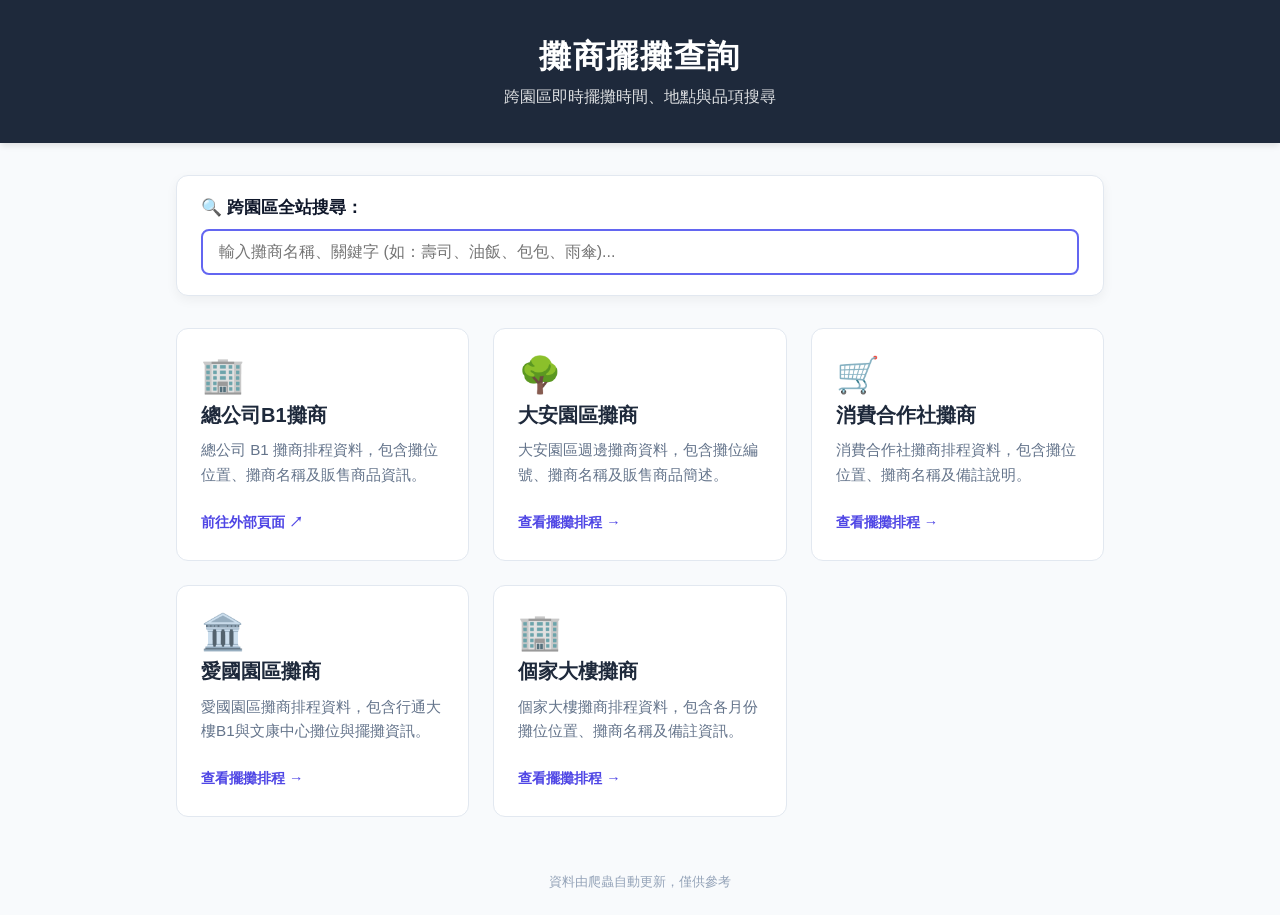
<file: public-stall-viewer/daan_coop/index.html>
<!DOCTYPE html>
<html lang="zh-Hant">
<head>
  <meta charset="UTF-8">
  <meta name="viewport" content="width=device-width, initial-scale=1.0">
  <title>攤商擺攤查詢 - 跨園區總入口</title>
  <!-- Google tag (gtag.js) -->
  <script async src="https://www.googletagmanager.com/gtag/js?id=G-4Y1K5TMT9J"></script>
  <script>
    window.dataLayer = window.dataLayer || [];
    function gtag() { dataLayer.push(arguments); }
    gtag('js', new Date());
    gtag('config', 'G-4Y1K5TMT9J');

    function trackEvent(eventName, params = {}) {
      if (typeof gtag === 'function') {
        gtag('event', eventName, params);
      }
    }
  </script>
  <style>
    *, *::before, *::after { box-sizing: border-box; margin: 0; padding: 0; }

    body {
      font-family: -apple-system, BlinkMacSystemFont, "Segoe UI", "Noto Sans TC",
                   "PingFang TC", "Microsoft JhengHei", sans-serif;
      background: #f8fafc;
      color: #1e293b;
      min-height: 100vh;
      display: flex;
      flex-direction: column;
    }

    header {
      background: #1e293b;
      color: #fff;
      padding: 2.2rem 1rem;
      text-align: center;
      box-shadow: 0 4px 6px -1px rgba(0, 0, 0, 0.1);
    }

    header h1 {
      font-size: 2rem;
      font-weight: 700;
      letter-spacing: 0.05em;
    }

    header p {
      margin-top: 0.5rem;
      opacity: 0.85;
      font-size: 1rem;
    }

    main {
      flex: 1;
      max-width: 960px;
      width: 100%;
      margin: 2rem auto;
      padding: 0 1rem;
    }

    .global-search-card {
      background: #fff;
      border: 1px solid #e2e8f0;
      border-radius: 12px;
      padding: 1.25rem 1.5rem;
      margin-bottom: 2rem;
      box-shadow: 0 4px 12px rgba(0,0,0,0.05);
    }

    .global-search-card label {
      display: block;
      font-weight: 700;
      font-size: 1.05rem;
      color: #0f172a;
      margin-bottom: 0.6rem;
    }

    .global-search-input {
      width: 100%;
      font-family: inherit;
      font-size: 1rem;
      padding: 0.75rem 1rem;
      border: 2px solid #6366f1;
      border-radius: 8px;
      background: #fff;
      color: #1e293b;
      transition: border-color 0.2s, box-shadow 0.2s;
    }

    .global-search-input:focus {
      outline: none;
      border-color: #4f46e5;
      box-shadow: 0 0 0 4px rgba(79, 70, 229, 0.15);
    }

    .search-results-box {
      margin-top: 1.25rem;
      display: flex;
      flex-direction: column;
      gap: 0.75rem;
    }

    .result-item {
      background: #f8fafc;
      border: 1px solid #e2e8f0;
      border-radius: 8px;
      padding: 0.85rem 1.1rem;
      display: flex;
      align-items: center;
      justify-content: space-between;
      gap: 1rem;
      text-decoration: none;
      color: inherit;
      transition: background 0.15s, border-color 0.15s, transform 0.1s;
    }

    .result-item:hover {
      background: #eef2ff;
      border-color: #818cf8;
      transform: translateY(-1px);
    }

    .result-park-tag {
      font-size: 0.78rem;
      font-weight: 700;
      padding: 0.2rem 0.55rem;
      border-radius: 4px;
      white-space: nowrap;
    }

    .tag-daan { background: #dcfce7; color: #15803d; }
    .tag-coop { background: #e0f2fe; color: #0369a1; }
    .tag-aiguo { background: #e0e7ff; color: #3730a3; }
    .tag-gejia { background: #ccfbf1; color: #0f766e; }

    .cards {
      display: grid;
      grid-template-columns: repeat(auto-fit, minmax(260px, 1fr));
      gap: 1.5rem;
    }

    .card {
      background: #fff;
      border: 1px solid #e2e8f0;
      border-radius: 12px;
      padding: 1.75rem 1.5rem;
      text-decoration: none;
      color: inherit;
      transition: box-shadow 0.2s, transform 0.15s;
      display: flex;
      flex-direction: column;
      gap: 0.6rem;
    }

    .card:hover {
      box-shadow: 0 8px 24px rgba(0,0,0,0.08);
      transform: translateY(-3px);
    }

    .card-icon {
      font-size: 2.2rem;
      line-height: 1;
    }

    .card h2 {
      font-size: 1.25rem;
      font-weight: 700;
      color: #1e293b;
    }

    .card p {
      font-size: 0.95rem;
      color: #64748b;
      line-height: 1.6;
    }

    .card-arrow {
      margin-top: auto;
      padding-top: 1rem;
      font-size: 0.9rem;
      color: #4f46e5;
      font-weight: 600;
    }

    footer {
      text-align: center;
      padding: 1.5rem;
      font-size: 0.82rem;
      color: #94a3b8;
    }
  </style>
</head>
<body>
  <header>
    <h1>攤商擺攤查詢</h1>
    <p>跨園區即時擺攤時間、地點與品項搜尋</p>
  </header>

  <main>
    <!-- 全站跨園區搜尋列 -->
    <div class="global-search-card">
      <label for="globalSearchInput">🔍 跨園區全站搜尋：</label>
      <input type="text" id="globalSearchInput" class="global-search-input" placeholder="輸入攤商名稱、關鍵字 (如：壽司、油飯、包包、雨傘)...">
      <div id="searchResults" class="search-results-box" style="display:none;"></div>
    </div>

    <div class="cards">
      <a class="card" href="https://chtb1.pages.dev/" target="_blank" rel="noopener">
        <div class="card-icon">🏢</div>
        <h2>總公司B1攤商</h2>
        <p>總公司 B1 攤商排程資料，包含攤位位置、攤商名稱及販售商品資訊。</p>
        <div class="card-arrow">前往外部頁面 ↗</div>
      </a>
      <a class="card" href="./daan/">
        <div class="card-icon">🌳</div>
        <h2>大安園區攤商</h2>
        <p>大安園區週邊攤商資料，包含攤位編號、攤商名稱及販售商品簡述。</p>
        <div class="card-arrow">查看擺攤排程 →</div>
      </a>
      <a class="card" href="./coop/">
        <div class="card-icon">🛒</div>
        <h2>消費合作社攤商</h2>
        <p>消費合作社攤商排程資料，包含攤位位置、攤商名稱及備註說明。</p>
        <div class="card-arrow">查看擺攤排程 →</div>
      </a>
      <a class="card" href="./aiguo/">
        <div class="card-icon">🏛️</div>
        <h2>愛國園區攤商</h2>
        <p>愛國園區攤商排程資料，包含行通大樓B1與文康中心攤位與擺攤資訊。</p>
        <div class="card-arrow">查看擺攤排程 →</div>
      </a>
      <a class="card" href="./gejia/">
        <div class="card-icon">🏢</div>
        <h2>個家大樓攤商</h2>
        <p>個家大樓攤商排程資料，包含各月份攤位位置、攤商名稱及備註資訊。</p>
        <div class="card-arrow">查看擺攤排程 →</div>
      </a>
    </div>
  </main>

  <footer>資料由爬蟲自動更新，僅供參考</footer>

  <script>
    let allUnifiedRecords = [];
    let searchTimer = null;

    function escHtml(str) {
      return String(str || '')
        .replace(/&/g, '&amp;')
        .replace(/</g, '&lt;')
        .replace(/>/g, '&gt;')
        .replace(/"/g, '&quot;');
    }

    function getTodayNorm() {
      const d = new Date();
      const y = d.getFullYear();
      const m = String(d.getMonth() + 1).padStart(2, '0');
      const day = String(d.getDate()).padStart(2, '0');
      return `${y}-${m}-${day}`;
    }

    function normalizeDate(str) {
      if (!str) return '';
      const s = String(str).trim();
      const m = s.match(/(\d{4})[-/](\d{1,2})[-/](\d{1,2})/);
      if (m) {
        return `${m[1]}-${String(m[2]).padStart(2, '0')}-${String(m[3]).padStart(2, '0')}`;
      }
      return s;
    }

    function getWeekdayName(dateNormStr) {
      if (!dateNormStr || !dateNormStr.match(/^\d{4}-\d{2}-\d{2}$/)) return '';
      const d = new Date(dateNormStr + 'T00:00:00');
      const dayNames = ['週日', '週一', '週二', '週三', '週四', '週五', '週六'];
      const fullNames = ['星期日', '星期一', '星期二', '星期三', '星期四', '星期五', '星期六'];
      const idx = d.getDay();
      return `${dayNames[idx]} ${fullNames[idx]}`;
    }

    async function loadAllData() {
      try {
        const ts = Date.now();
        const [r1, r2, r3, r4] = await Promise.all([
          fetch(`daan/data.json?_=${ts}`).then(r => r.json()).catch(() => ({})),
          fetch(`coop/data.json?_=${ts}`).then(r => r.json()).catch(() => ({})),
          fetch(`aiguo/data.json?_=${ts}`).then(r => r.json()).catch(() => ({})),
          fetch(`gejia/data.json?_=${ts}`).then(r => r.json()).catch(() => ({}))
        ]);

        const records = [];

        // 1. 大安園區
        (r1.records || []).forEach(r => {
          const norm = normalizeDate(r.date);
          records.push({
            park: '大安園區',
            tagClass: 'tag-daan',
            parkPath: './daan/',
            date: r.date || '',
            normDate: norm,
            vendor: r.name || '',
            stall: r.stall_id || '',
            details: r.items || '',
            sheetLabel: '',
            day: getWeekdayName(norm)
          });
        });

        // 2. 消費合作社
        (r2.sheets || []).forEach(s => {
          (s.records || []).forEach(r => {
            const norm = normalizeDate(r.date);
            records.push({
              park: '消費合作社',
              tagClass: 'tag-coop',
              parkPath: './coop/',
              date: r.date || '',
              normDate: norm,
              vendor: r.vendor || '',
              stall: r.stall || '',
              details: r.notes || '',
              sheetLabel: s.label || s.name || '',
              day: getWeekdayName(norm)
            });
          });
        });

        // 3. 愛國園區
        (r3.sheets || []).forEach(s => {
          (s.records || []).forEach(r => {
            const norm = normalizeDate(r.date);
            records.push({
              park: '愛國園區',
              tagClass: 'tag-aiguo',
              parkPath: './aiguo/',
              date: r.date || '',
              normDate: norm,
              vendor: r.vendor || '',
              stall: r.stall || '',
              details: r.notes || '',
              sheetLabel: s.label || s.name || '',
              day: r.day ? `${r.day} ${getWeekdayName(norm)}` : getWeekdayName(norm)
            });
          });
        });

        // 4. 個家大樓
        (r4.sheets || []).forEach(s => {
          (s.records || []).forEach(r => {
            const norm = normalizeDate(r.date);
            records.push({
              park: '個家大樓',
              tagClass: 'tag-gejia',
              parkPath: './gejia/',
              date: r.date || '',
              normDate: norm,
              vendor: r.vendor || '',
              stall: r.stall || '',
              details: r.notes || '',
              sheetLabel: s.label || s.name || '',
              day: getWeekdayName(norm)
            });
          });
        });

        // 預先計算 searchBlob 支援多欄位比對
        records.forEach(r => {
          const md = r.normDate ? r.normDate.slice(5) : '';
          const mdSlash = md.replace('-', '/');
          const mdShort = md.replace(/^0/, '').replace(/-0?/, '/');
          r.searchBlob = [
            r.park,
            r.vendor,
            r.stall,
            r.details,
            r.sheetLabel || '',
            r.date,
            r.normDate,
            md,
            mdSlash,
            mdShort,
            r.day || ''
          ].join(' ').toLowerCase();
        });

        allUnifiedRecords = records;
      } catch (e) {
        console.error('Cross-park data load error', e);
      }
    }

    function doSearch(kw) {
      const box = document.getElementById('searchResults');
      if (!kw) {
        box.style.display = 'none';
        box.innerHTML = '';
        return;
      }

      const todayNorm = getTodayNorm();
      const currentMonthStart = todayNorm.slice(0, 7) + '-01';
      const tokens = kw.split(/\s+/).filter(Boolean);

      // 比對關鍵字 (所有 tokens 皆需符合)
      const matches = allUnifiedRecords.filter(r => {
        return tokens.every(token => r.searchBlob.includes(token));
      });

      if (matches.length === 0) {
        box.style.display = 'block';
        box.innerHTML = `<div style="text-align:center; color:#94a3b8; padding:1.25rem;">全站無符合「<strong>${escHtml(kw)}</strong>」的擺攤紀錄</div>`;
        return;
      }

      // 智能排序：
      // 優先度 1: 今日或未來的排班 (normDate >= todayNorm)，依日期由近到遠 (asc)
      // 優先度 2: 當月過去的排班 (currentMonthStart <= normDate < todayNorm)，依日期由近到遠 (desc)
      // 優先度 3: 更久以前的歷史排班 (normDate < currentMonthStart)，依日期由近到遠 (desc)
      matches.sort((a, b) => {
        const aNorm = a.normDate || '';
        const bNorm = b.normDate || '';
        
        const getPriority = (d) => {
          if (!d) return 4;
          if (d >= todayNorm) return 1;
          if (d >= currentMonthStart) return 2;
          return 3;
        };

        const pA = getPriority(aNorm);
        const pB = getPriority(bNorm);

        if (pA !== pB) return pA - pB;

        if (pA === 1) {
          return aNorm.localeCompare(bNorm);
        } else {
          return bNorm.localeCompare(aNorm);
        }
      });

      box.style.display = 'flex';
      let html = `<div style="font-size:0.9rem; font-weight:700; color:#4f46e5; margin-bottom:0.4rem; display:flex; justify-content:space-between; align-items:center;">
        <span>🔍 全站共找到 ${matches.length} 筆符合結果：</span>
        <span style="font-size:0.8rem; color:#64748b; font-weight:400;">(點擊直接跳轉該園區)</span>
      </div>`;

      const displayLimit = 20;
      matches.slice(0, displayLimit).forEach(item => {
        const isToday = item.normDate === todayNorm;
        const isPast = item.normDate < todayNorm;

        let dateTag = '';
        if (isToday) {
          dateTag = '<span style="color:#e11d48; font-weight:700; margin-left:0.3rem;">⭐️ 今日</span>';
        } else if (isPast) {
          dateTag = '<span style="color:#94a3b8; font-size:0.8rem; margin-left:0.3rem;">(歷史)</span>';
        }

        let subInfo = [];
        if (item.sheetLabel) subInfo.push(item.sheetLabel);
        if (item.stall) subInfo.push(item.stall.startsWith('攤位') ? item.stall : `攤位 ${item.stall}`);
        if (item.details) subInfo.push(item.details);
        const subStr = subInfo.join(' ｜ ');

        const linkUrl = `${item.parkPath}?date=${encodeURIComponent(item.date)}&q=${encodeURIComponent(kw)}`;

        html += `
          <a class="result-item" href="${linkUrl}">
            <div style="flex:1; min-width:0;">
              <div style="font-weight:700; font-size:0.95rem; display:flex; align-items:center; flex-wrap:wrap; gap:0.25rem;">
                <span>${escHtml(item.vendor)}</span>
                <span style="font-size:0.85rem; color:#64748b; font-weight:400;">📅 ${escHtml(item.date || '')} ${escHtml(item.day ? item.day.split(' ')[0] : '')}</span>
                ${dateTag}
              </div>
              <div style="font-size:0.85rem; color:#64748b; margin-top:0.25rem; overflow:hidden; text-overflow:ellipsis; white-space:nowrap;">
                ${escHtml(subStr)}
              </div>
            </div>
            <span class="result-park-tag ${item.tagClass}">${escHtml(item.park)} →</span>
          </a>
        `;
      });

      if (matches.length > displayLimit) {
        html += `<div style="text-align:center; font-size:0.85rem; color:#64748b; padding:0.5rem;">還有 ${matches.length - displayLimit} 筆結果，請進入各園區查看更多...</div>`;
      }

      box.innerHTML = html;
    }

    document.getElementById('globalSearchInput').addEventListener('input', (e) => {
      const kw = e.target.value.trim().toLowerCase();
      doSearch(kw);

      if (kw) {
        clearTimeout(searchTimer);
        searchTimer = setTimeout(() => {
          trackEvent('search_vendor', { search_term: kw, park: 'global_index' });
        }, 500);
      }
    });

    loadAllData();
  </script>
</body>
</html>
</file>
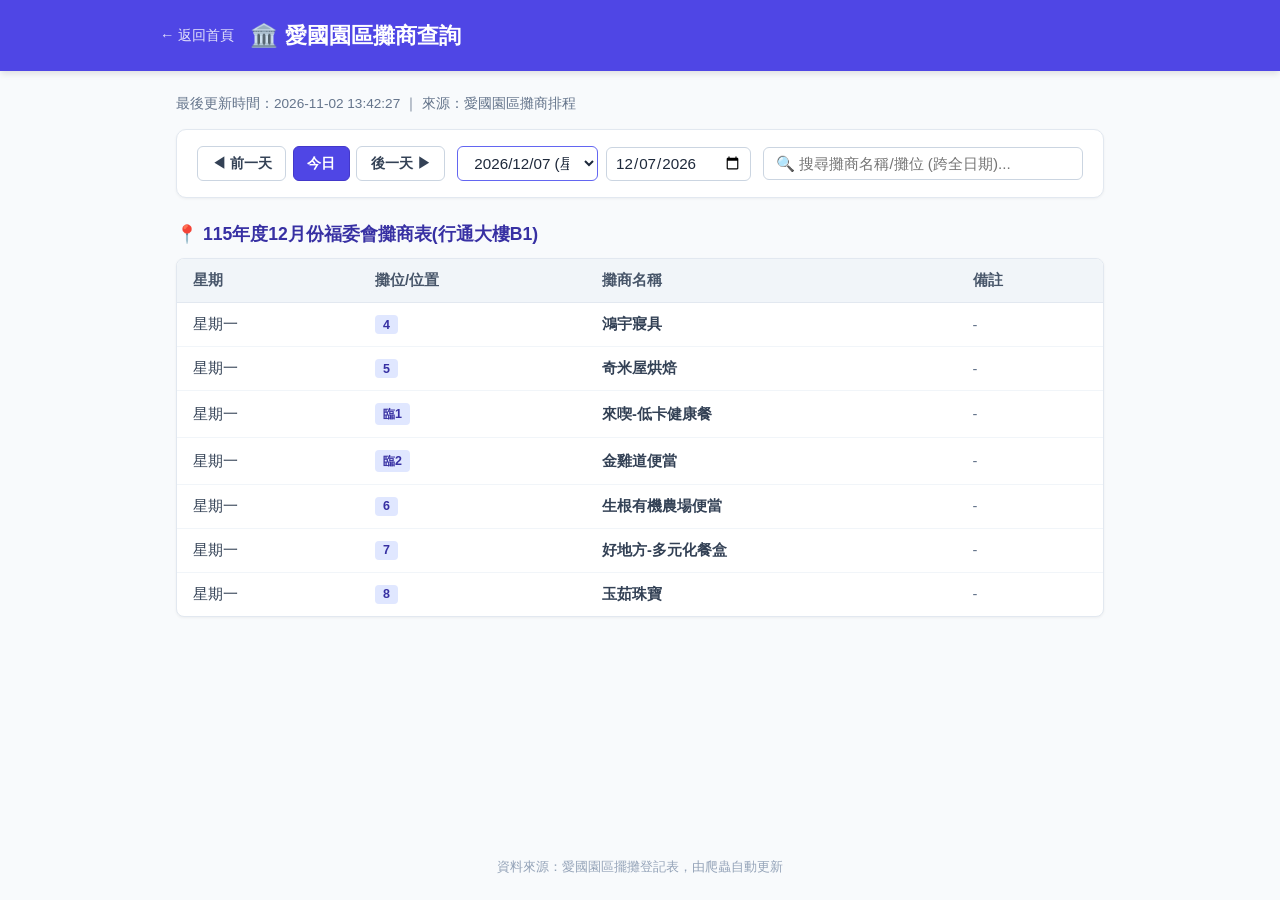
<file: public-stall-viewer/daan_coop/aiguo/index.html>
<!DOCTYPE html>
<html lang="zh-Hant">
<head>
  <meta charset="UTF-8">
  <meta name="viewport" content="width=device-width, initial-scale=1.0">
  <title>愛國園區攤商查詢</title>
  <!-- Google tag (gtag.js) -->
  <script async src="https://www.googletagmanager.com/gtag/js?id=G-4Y1K5TMT9J"></script>
  <script>
    window.dataLayer = window.dataLayer || [];
    function gtag() { dataLayer.push(arguments); }
    gtag('js', new Date());
    gtag('config', 'G-4Y1K5TMT9J');

    function trackEvent(eventName, params = {}) {
      if (typeof gtag === 'function') {
        gtag('event', eventName, params);
      }
    }
  </script>
  <style>
    *, *::before, *::after { box-sizing: border-box; margin: 0; padding: 0; }

    body {
      font-family: -apple-system, BlinkMacSystemFont, "Segoe UI", "Noto Sans TC",
                   "PingFang TC", "Microsoft JhengHei", sans-serif;
      background: #f8fafc;
      color: #1e293b;
      min-height: 100vh;
      display: flex;
      flex-direction: column;
    }

    header {
      background: #4f46e5;
      color: #fff;
      padding: 1.25rem 1rem;
      box-shadow: 0 4px 6px -1px rgba(0, 0, 0, 0.1);
    }

    header .header-inner {
      max-width: 960px;
      margin: 0 auto;
      display: flex;
      align-items: center;
      gap: 1rem;
      flex-wrap: wrap;
    }

    header a.back {
      color: rgba(255,255,255,0.85);
      text-decoration: none;
      font-size: 0.9rem;
      white-space: nowrap;
      transition: color 0.15s;
    }

    header a.back:hover { color: #fff; text-decoration: underline; }

    header h1 {
      font-size: 1.4rem;
      font-weight: 700;
    }

    main {
      flex: 1;
      max-width: 960px;
      width: 100%;
      margin: 0 auto;
      padding: 1.5rem 1rem;
    }

    .meta-bar {
      font-size: 0.85rem;
      color: #64748b;
      margin-bottom: 1rem;
    }

    .controls-card {
      background: #fff;
      border: 1px solid #e2e8f0;
      border-radius: 10px;
      padding: 1rem 1.25rem;
      margin-bottom: 1.5rem;
      box-shadow: 0 1px 3px rgba(0,0,0,0.05);
      display: flex;
      flex-direction: column;
      gap: 1rem;
    }

    .controls-row {
      display: flex;
      align-items: center;
      gap: 0.75rem;
      flex-wrap: wrap;
    }

    .btn-group {
      display: flex;
      align-items: center;
      gap: 0.4rem;
    }

    .btn {
      font-family: inherit;
      font-size: 0.9rem;
      font-weight: 600;
      padding: 0.45rem 0.85rem;
      border: 1px solid #cbd5e1;
      border-radius: 6px;
      background: #fff;
      color: #334155;
      cursor: pointer;
      transition: all 0.15s ease;
      display: inline-flex;
      align-items: center;
      gap: 0.3rem;
      user-select: none;
    }

    .btn:hover:not(:disabled) {
      background: #f1f5f9;
      border-color: #94a3b8;
      color: #0f172a;
    }

    .btn:active:not(:disabled) {
      transform: translateY(1px);
    }

    .btn:disabled {
      opacity: 0.45;
      cursor: not-allowed;
      border-color: #e2e8f0;
    }

    .btn-primary {
      background: #4f46e5;
      color: #fff;
      border-color: #4338ca;
    }

    .btn-primary:hover:not(:disabled) {
      background: #4338ca;
      color: #fff;
    }

    .date-select-wrap {
      display: flex;
      align-items: center;
      gap: 0.5rem;
      flex: 1;
      min-width: 220px;
    }

    select, input[type="text"], input[type="date"] {
      font-family: inherit;
      font-size: 0.95rem;
      padding: 0.45rem 0.75rem;
      border: 1px solid #cbd5e1;
      border-radius: 6px;
      background: #fff;
      color: #1e293b;
    }

    select {
      cursor: pointer;
      width: 100%;
      border-color: #6366f1;
    }

    select:focus, input:focus {
      outline: none;
      border-color: #4f46e5;
      box-shadow: 0 0 0 3px rgba(79, 70, 229, 0.15);
    }

    input[type="date"] {
      cursor: pointer;
      padding: 0.4rem 0.5rem;
    }

    .search-input {
      flex: 1;
      min-width: 220px;
    }

    .search-hint {
      font-size: 0.88rem;
      color: #4f46e5;
      font-weight: 600;
      margin-bottom: 0.75rem;
    }

    .section-title {
      font-size: 1.1rem;
      font-weight: 700;
      color: #3730a3;
      margin: 1.5rem 0 0.75rem 0;
      display: flex;
      align-items: center;
      gap: 0.5rem;
    }

    .table-wrap {
      overflow-x: auto;
      background: #fff;
      border: 1px solid #e2e8f0;
      border-radius: 8px;
      box-shadow: 0 1px 3px rgba(0, 0, 0, 0.05);
      margin-bottom: 1.5rem;
    }

    table {
      width: 100%;
      border-collapse: collapse;
      font-size: 0.92rem;
      text-align: left;
    }

    th {
      background: #f1f5f9;
      color: #475569;
      font-weight: 600;
      padding: 0.75rem 1rem;
      border-bottom: 1px solid #e2e8f0;
      white-space: nowrap;
    }

    td {
      padding: 0.75rem 1rem;
      border-bottom: 1px solid #f1f5f9;
      color: #334155;
    }

    tr:last-child td { border-bottom: none; }
    tr:hover td { background: #f8fafc; }

    .badge {
      display: inline-block;
      padding: 0.15rem 0.5rem;
      font-size: 0.78rem;
      font-weight: 600;
      border-radius: 4px;
      background: #e0e7ff;
      color: #3730a3;
    }

    .empty-msg {
      padding: 2.5rem;
      text-align: center;
      color: #94a3b8;
      font-size: 0.95rem;
      background: #fff;
      border: 1px dashed #cbd5e1;
      border-radius: 8px;
    }

    footer {
      text-align: center;
      padding: 1.5rem;
      font-size: 0.82rem;
      color: #94a3b8;
    }
  </style>
</head>
<body>
  <header>
    <div class="header-inner">
      <a class="back" href="../">← 返回首頁</a>
      <h1>🏛️ 愛國園區攤商查詢</h1>
    </div>
  </header>

  <main>
    <div class="meta-bar" id="meta-bar">資料載入中...</div>

    <div class="controls-card" id="controls" style="display:none">
      <div class="controls-row">
        <!-- 快捷切換按鈕組 -->
        <div class="btn-group">
          <button type="button" class="btn" id="btn-prev" title="移至上一個擺攤日">◀ 前一天</button>
          <button type="button" class="btn btn-primary" id="btn-today" title="移至今天或最近擺攤日">今日</button>
          <button type="button" class="btn" id="btn-next" title="移至下一個擺攤日">後一天 ▶</button>
        </div>

        <!-- 日期下拉與 Popover -->
        <div class="date-select-wrap">
          <select id="date-select"></select>
          <input type="date" id="date-picker" title="使用日曆選取日期">
        </div>

        <!-- 跨日期關鍵字搜尋 -->
        <input type="text" class="search-input" id="search-input" placeholder="🔍 搜尋攤商名稱/攤位 (跨全日期)...">
      </div>
    </div>

    <div id="content-wrap">
      <div class="empty-msg">載入資料中...</div>
    </div>
  </main>

  <footer>資料來源：愛國園區擺攤登記表，由爬蟲自動更新</footer>

  <script>
    let dateMap = {}; // date -> array of { sheetTitle, record }
    let dateSet = [];
    let dateToDayMap = {};
    let bestDateStr = '';
    let searchTimer = null;
    let allFlattenRecords = []; // array of { date, day, sheetTitle, record }

    function todayStr() {
      const d = new Date();
      const y = d.getFullYear();
      const m = String(d.getMonth() + 1).padStart(2, '0');
      const day = String(d.getDate()).padStart(2, '0');
      return `${y}/${m}/${day}`;
    }

    function normalizeDate(str) {
      if (!str) return '';
      const parts = str.split(/[-\/]/);
      if (parts.length < 3) return str;
      return `${parts[0]}-${String(+parts[1]).padStart(2, '0')}-${String(+parts[2]).padStart(2, '0')}`;
    }

    function findBestDate(dates) {
      const todayNorm = normalizeDate(todayStr());
      const sortedNorm = dates.map(d => ({ raw: d, norm: normalizeDate(d) }));

      const exact = sortedNorm.find(x => x.norm === todayNorm);
      if (exact) return exact.raw;

      const future = sortedNorm.filter(x => x.norm >= todayNorm);
      if (future.length > 0) return future[0].raw;

      return dates[dates.length - 1];
    }

    function escHtml(str) {
      return String(str || '')
        .replace(/&/g, '&amp;')
        .replace(/</g, '&lt;')
        .replace(/>/g, '&gt;')
        .replace(/"/g, '&quot;');
    }

    async function loadData() {
      try {
        const resp = await fetch('data.json');
        if (!resp.ok) throw new Error('HTTP ' + resp.status);
        const data = await resp.json();

        document.getElementById('meta-bar').textContent =
          `最後更新時間：${data.updated_at || '未知'} ｜ 來源：${data.source || '愛國園區'}`;

        trackEvent('view_park', { park_name: '愛國園區' });

        const allSheets = data.sheets || [];
        dateMap = {};
        dateToDayMap = {};
        allFlattenRecords = [];

        const currentMonthStart = normalizeDate(todayStr()).slice(0, 7) + '-01';

        allSheets.forEach(sheet => {
          (sheet.records || []).forEach(r => {
            if (r.date && normalizeDate(r.date) >= currentMonthStart) {
              if (!dateMap[r.date]) dateMap[r.date] = [];
              dateMap[r.date].push({
                sheetTitle: sheet.label || sheet.name,
                record: r
              });
              allFlattenRecords.push({
                date: r.date,
                day: r.day,
                sheetTitle: sheet.label || sheet.name,
                record: r
              });
              if (r.day && !dateToDayMap[r.date]) {
                dateToDayMap[r.date] = r.day;
              }
            }
          });
        });

        dateSet = Object.keys(dateMap).sort((a, b) => normalizeDate(a).localeCompare(normalizeDate(b)));

        if (dateSet.length === 0) {
          showEmpty('目前無擺攤資料');
          return;
        }

        const dateSelect = document.getElementById('date-select');
        dateSelect.innerHTML = '';
        bestDateStr = findBestDate(dateSet);

        dateSet.forEach(d => {
          const opt = document.createElement('option');
          opt.value = d;
          const dayLabel = dateToDayMap[d] ? ` (${dateToDayMap[d]})` : '';
          const tag = (d === bestDateStr && normalizeDate(d) === normalizeDate(todayStr())) ? ' ⭐️ 今日' : '';
          opt.textContent = `${d}${dayLabel}${tag}`;
          dateSelect.appendChild(opt);
        });

        dateSelect.value = bestDateStr;
        updateDatePicker(bestDateStr);

        document.getElementById('controls').style.display = 'flex';

        // 綁定事件
        dateSelect.addEventListener('change', (e) => {
          updateDatePicker(e.target.value);
          trackEvent('select_date', { date: e.target.value, park: 'aiguo' });
          renderCurrentDate();
        });

        document.getElementById('date-picker').addEventListener('change', (e) => {
          if (e.target.value) {
            const pickedDate = e.target.value.replace(/-/g, '/');
            if (dateMap[pickedDate]) {
              dateSelect.value = pickedDate;
            } else {
              const pickedNorm = normalizeDate(pickedDate);
              const closest = dateSet.reduce((prev, curr) =>
                Math.abs(normalizeDate(curr).localeCompare(pickedNorm)) < Math.abs(normalizeDate(prev).localeCompare(pickedNorm)) ? curr : prev
              );
              dateSelect.value = closest;
              updateDatePicker(closest);
            }
            trackEvent('select_date', { date: dateSelect.value, park: 'aiguo', source: 'datepicker' });
            renderCurrentDate();
          }
        });

        document.getElementById('btn-prev').addEventListener('click', () => {
          const idx = dateSet.indexOf(dateSelect.value);
          if (idx > 0) {
            dateSelect.value = dateSet[idx - 1];
            updateDatePicker(dateSet[idx - 1]);
            trackEvent('click_quick_nav', { action: 'prev_day', park: 'aiguo' });
            renderCurrentDate();
          }
        });

        document.getElementById('btn-next').addEventListener('click', () => {
          const idx = dateSet.indexOf(dateSelect.value);
          if (idx < dateSet.length - 1) {
            dateSelect.value = dateSet[idx + 1];
            updateDatePicker(dateSet[idx + 1]);
            trackEvent('click_quick_nav', { action: 'next_day', park: 'aiguo' });
            renderCurrentDate();
          }
        });

        document.getElementById('btn-today').addEventListener('click', () => {
          dateSelect.value = bestDateStr;
          updateDatePicker(bestDateStr);
          trackEvent('click_quick_nav', { action: 'today', park: 'aiguo' });
          renderCurrentDate();
        });

        document.getElementById('search-input').addEventListener('input', (e) => {
          renderCurrentDate();
          const kw = e.target.value.trim();
          if (kw) {
            clearTimeout(searchTimer);
            searchTimer = setTimeout(() => {
              trackEvent('search_vendor', { search_term: kw, park: 'aiguo' });
            }, 500);
          }
        });

        // 處理 URL 參數（例如 ?date=2026/09/01 或 ?q=壽司）
        const urlParams = new URLSearchParams(window.location.search);
        const dateParam = urlParams.get('date');
        const qParam = urlParams.get('q');

        if (dateParam) {
          const normP = normalizeDate(dateParam.replace(/-/g, '/'));
          const exactMatch = dateSet.find(d => normalizeDate(d) === normP);
          if (exactMatch) {
            dateSelect.value = exactMatch;
            updateDatePicker(exactMatch);
          }
        }

        if (qParam) {
          document.getElementById('search-input').value = qParam;
        }

        renderCurrentDate();
      } catch (err) {
        console.error(err);
        document.getElementById('meta-bar').textContent = '無法讀取資料';
        showEmpty('載入資料失敗，請確認 data.json 是否存在');
      }
    }

    function updateDatePicker(dateStr) {
      const picker = document.getElementById('date-picker');
      if (dateStr) {
        picker.value = normalizeDate(dateStr);
      }
    }

    function updateNavButtons(currentDate) {
      const idx = dateSet.indexOf(currentDate);
      const btnPrev = document.getElementById('btn-prev');
      const btnNext = document.getElementById('btn-next');

      btnPrev.disabled = (idx <= 0);
      btnNext.disabled = (idx >= dateSet.length - 1 || idx === -1);
    }

    function renderCurrentDate() {
      const dateSelect = document.getElementById('date-select');
      const searchKw = document.getElementById('search-input').value.trim().toLowerCase();
      const selectedDate = dateSelect.value;
      const contentWrap = document.getElementById('content-wrap');

      updateNavButtons(selectedDate);

      // 若有搜尋關鍵字：執行跨全日期搜尋
      if (searchKw) {
        const matches = allFlattenRecords.filter(x => {
          const r = x.record;
          return (
            (r.vendor && r.vendor.toLowerCase().includes(searchKw)) ||
            (r.stall && r.stall.toLowerCase().includes(searchKw)) ||
            (r.notes && r.notes.toLowerCase().includes(searchKw)) ||
            (x.sheetTitle && x.sheetTitle.toLowerCase().includes(searchKw))
          );
        });

        if (matches.length === 0) {
          contentWrap.innerHTML = `<div class="empty-msg">全區皆無符合「${escHtml(searchKw)}」的擺攤紀錄</div>`;
          return;
        }

        // 按日期分群
        const dateGroup = {};
        matches.forEach(x => {
          if (!dateGroup[x.date]) dateGroup[x.date] = [];
          dateGroup[x.date].push(x);
        });

        const sortedMatchDates = Object.keys(dateGroup).sort((a, b) => normalizeDate(a).localeCompare(normalizeDate(b)));

        let html = `<div class="search-hint">🔍 全園區搜尋「${escHtml(searchKw)}」共找到 ${matches.length} 筆擺攤紀錄：</div>`;

        sortedMatchDates.forEach(d => {
          const groupItems = dateGroup[d];
          const dayLabel = groupItems[0].day ? ` (${groupItems[0].day})` : '';
          html += `<div class="section-title">📅 ${escHtml(d)}${escHtml(dayLabel)}</div>`;
          html += `
            <div class="table-wrap">
              <table>
                <thead>
                  <tr>
                    <th>分區/地點</th>
                    <th>攤位</th>
                    <th>攤商名稱</th>
                    <th>備註</th>
                  </tr>
                </thead>
                <tbody>
          `;
          groupItems.forEach(x => {
            const r = x.record;
            html += `
              <tr>
                <td style="color: #6366f1; font-weight: 600;">${escHtml(x.sheetTitle || '-')}</td>
                <td><span class="badge">${escHtml(r.stall || '-')}</span></td>
                <td style="font-weight: 600;">${escHtml(r.vendor || '-')}</td>
                <td style="color: #64748b;">${escHtml(r.notes || '-')}</td>
              </tr>
            `;
          });
          html += `
                </tbody>
              </table>
            </div>
          `;
        });

        contentWrap.innerHTML = html;
        return;
      }

      // 無搜尋關鍵字：渲染選定單日
      let items = dateMap[selectedDate] || [];

      if (items.length === 0) {
        contentWrap.innerHTML = '<div class="empty-msg">該日期無攤商擺攤</div>';
        return;
      }

      const sectionGroup = {};
      items.forEach(x => {
        if (!sectionGroup[x.sheetTitle]) sectionGroup[x.sheetTitle] = [];
        sectionGroup[x.sheetTitle].push(x.record);
      });

      let html = '';
      for (const [title, records] of Object.entries(sectionGroup)) {
        html += `<div class="section-title">📍 ${escHtml(title)}</div>`;
        html += `
          <div class="table-wrap">
            <table>
              <thead>
                <tr>
                  <th>星期</th>
                  <th>攤位/位置</th>
                  <th>攤商名稱</th>
                  <th>備註</th>
                </tr>
              </thead>
              <tbody>
        `;
        records.forEach(r => {
          html += `
            <tr>
              <td>${escHtml(r.day || '-')}</td>
              <td><span class="badge">${escHtml(r.stall || '-')}</span></td>
              <td style="font-weight: 600;">${escHtml(r.vendor || '-')}</td>
              <td style="color: #64748b;">${escHtml(r.notes || '-')}</td>
            </tr>
          `;
        });
        html += `
              </tbody>
            </table>
          </div>
        `;
      }

      contentWrap.innerHTML = html;
    }

    function showEmpty(msg) {
      document.getElementById('content-wrap').innerHTML = `<div class="empty-msg">${msg}</div>`;
    }

    loadData();
  </script>
</body>
</html>
</file>
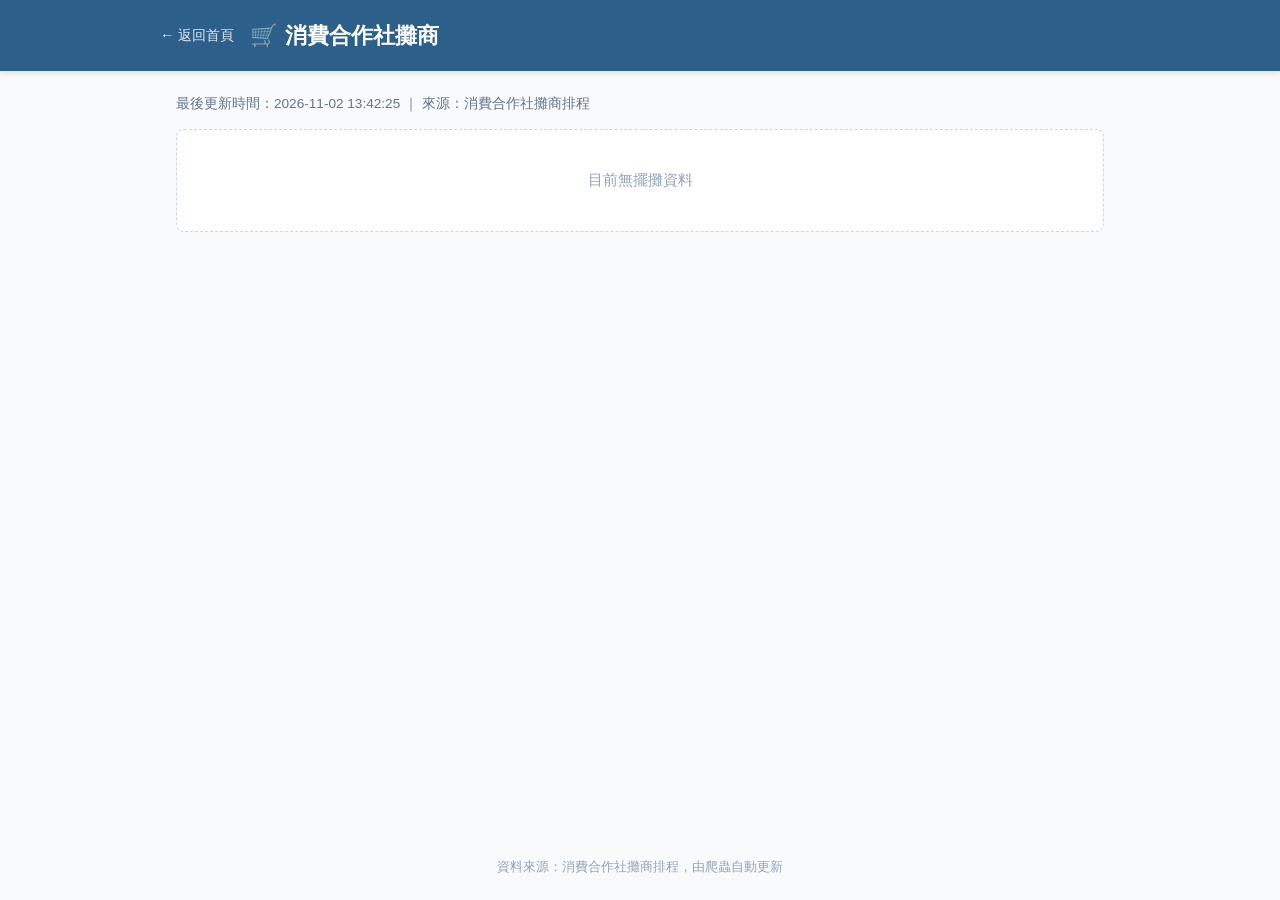
<file: public-stall-viewer/daan_coop/coop/index.html>
<!DOCTYPE html>
<html lang="zh-Hant">
<head>
  <meta charset="UTF-8">
  <meta name="viewport" content="width=device-width, initial-scale=1.0">
  <title>消費合作社攤商</title>
  <!-- Google tag (gtag.js) -->
  <script async src="https://www.googletagmanager.com/gtag/js?id=G-4Y1K5TMT9J"></script>
  <script>
    window.dataLayer = window.dataLayer || [];
    function gtag() { dataLayer.push(arguments); }
    gtag('js', new Date());
    gtag('config', 'G-4Y1K5TMT9J');

    function trackEvent(eventName, params = {}) {
      if (typeof gtag === 'function') {
        gtag('event', eventName, params);
      }
    }
  </script>
  <style>
    *, *::before, *::after { box-sizing: border-box; margin: 0; padding: 0; }

    body {
      font-family: -apple-system, BlinkMacSystemFont, "Segoe UI", "Noto Sans TC",
                   "PingFang TC", "Microsoft JhengHei", sans-serif;
      background: #f8fafc;
      color: #1e293b;
      min-height: 100vh;
      display: flex;
      flex-direction: column;
    }

    header {
      background: #2c5f8a;
      color: #fff;
      padding: 1.25rem 1rem;
      box-shadow: 0 4px 6px -1px rgba(0, 0, 0, 0.1);
    }

    header .header-inner {
      max-width: 960px;
      margin: 0 auto;
      display: flex;
      align-items: center;
      gap: 1rem;
      flex-wrap: wrap;
    }

    header a.back {
      color: rgba(255,255,255,0.85);
      text-decoration: none;
      font-size: 0.9rem;
      white-space: nowrap;
      transition: color 0.15s;
    }

    header a.back:hover { color: #fff; text-decoration: underline; }

    header h1 {
      font-size: 1.4rem;
      font-weight: 700;
    }

    main {
      flex: 1;
      max-width: 960px;
      width: 100%;
      margin: 0 auto;
      padding: 1.5rem 1rem;
    }

    .meta-bar {
      font-size: 0.85rem;
      color: #64748b;
      margin-bottom: 1rem;
    }

    .controls-card {
      background: #fff;
      border: 1px solid #e2e8f0;
      border-radius: 10px;
      padding: 1rem 1.25rem;
      margin-bottom: 1.5rem;
      box-shadow: 0 1px 3px rgba(0,0,0,0.05);
      display: flex;
      flex-direction: column;
      gap: 1rem;
    }

    .controls-row {
      display: flex;
      align-items: center;
      gap: 0.75rem;
      flex-wrap: wrap;
    }

    .btn-group {
      display: flex;
      align-items: center;
      gap: 0.4rem;
    }

    .btn {
      font-family: inherit;
      font-size: 0.9rem;
      font-weight: 600;
      padding: 0.45rem 0.85rem;
      border: 1px solid #cbd5e1;
      border-radius: 6px;
      background: #fff;
      color: #334155;
      cursor: pointer;
      transition: all 0.15s ease;
      display: inline-flex;
      align-items: center;
      gap: 0.3rem;
      user-select: none;
    }

    .btn:hover:not(:disabled) {
      background: #f1f5f9;
      border-color: #94a3b8;
      color: #0f172a;
    }

    .btn:active:not(:disabled) {
      transform: translateY(1px);
    }

    .btn:disabled {
      opacity: 0.45;
      cursor: not-allowed;
      border-color: #e2e8f0;
    }

    .btn-primary {
      background: #2c5f8a;
      color: #fff;
      border-color: #1e4566;
    }

    .btn-primary:hover:not(:disabled) {
      background: #1e4566;
      color: #fff;
    }

    .date-select-wrap {
      display: flex;
      align-items: center;
      gap: 0.5rem;
      flex: 1;
      min-width: 220px;
    }

    select, input[type="text"], input[type="date"] {
      font-family: inherit;
      font-size: 0.95rem;
      padding: 0.45rem 0.75rem;
      border: 1px solid #cbd5e1;
      border-radius: 6px;
      background: #fff;
      color: #1e293b;
    }

    select {
      cursor: pointer;
      width: 100%;
      border-color: #2c5f8a;
    }

    select:focus, input:focus {
      outline: none;
      border-color: #2c5f8a;
      box-shadow: 0 0 0 3px rgba(44, 95, 138, 0.15);
    }

    input[type="date"] {
      cursor: pointer;
      padding: 0.4rem 0.5rem;
    }

    .search-input {
      flex: 1;
      min-width: 220px;
    }

    .search-hint {
      font-size: 0.88rem;
      color: #2c5f8a;
      font-weight: 600;
      margin-bottom: 0.75rem;
    }

    .sheet-heading {
      font-size: 1.1rem;
      font-weight: 700;
      color: #1e4566;
      margin: 1.5rem 0 0.75rem 0;
      display: flex;
      align-items: center;
      gap: 0.5rem;
    }

    .table-wrap {
      overflow-x: auto;
      background: #fff;
      border: 1px solid #e2e8f0;
      border-radius: 8px;
      box-shadow: 0 1px 3px rgba(0, 0, 0, 0.05);
      margin-bottom: 1.5rem;
    }

    table {
      width: 100%;
      border-collapse: collapse;
      font-size: 0.92rem;
      text-align: left;
    }

    th {
      background: #f1f5f9;
      color: #475569;
      font-weight: 600;
      padding: 0.75rem 1rem;
      border-bottom: 1px solid #e2e8f0;
      white-space: nowrap;
    }

    td {
      padding: 0.75rem 1rem;
      border-bottom: 1px solid #f1f5f9;
      color: #334155;
    }

    tr:last-child td { border-bottom: none; }
    tr:hover td { background: #f8fafc; }

    .badge {
      display: inline-block;
      padding: 0.15rem 0.5rem;
      font-size: 0.78rem;
      font-weight: 600;
      border-radius: 4px;
      background: #e0f2fe;
      color: #0369a1;
    }

    .empty-msg {
      padding: 2.5rem;
      text-align: center;
      color: #94a3b8;
      font-size: 0.95rem;
      background: #fff;
      border: 1px dashed #cbd5e1;
      border-radius: 8px;
    }

    footer {
      text-align: center;
      padding: 1.5rem;
      font-size: 0.82rem;
      color: #94a3b8;
    }
  </style>
</head>
<body>
  <header>
    <div class="header-inner">
      <a class="back" href="../">← 返回首頁</a>
      <h1>🛒 消費合作社攤商</h1>
    </div>
  </header>

  <main>
    <div class="meta-bar" id="meta-bar">資料載入中...</div>

    <div class="controls-card" id="controls" style="display:none">
      <div class="controls-row">
        <!-- 快捷切換按鈕組 -->
        <div class="btn-group">
          <button type="button" class="btn" id="btn-prev" title="移至上一個擺攤日">◀ 前一天</button>
          <button type="button" class="btn btn-primary" id="btn-today" title="移至今天或最近擺攤日">今日</button>
          <button type="button" class="btn" id="btn-next" title="移至下一個擺攤日">後一天 ▶</button>
        </div>

        <!-- 日期下拉與 Popover -->
        <div class="date-select-wrap">
          <select id="date-select"></select>
          <input type="date" id="date-picker" title="使用日曆選取日期">
        </div>

        <!-- 跨日期關鍵字搜尋 -->
        <input type="text" class="search-input" id="search-input" placeholder="🔍 搜尋攤商名稱/攤位 (跨全日期)...">
      </div>
    </div>

    <div id="content-wrap">
      <div class="empty-msg">載入資料中...</div>
    </div>
  </main>

  <footer>資料來源：消費合作社攤商排程，由爬蟲自動更新</footer>

  <script>
    let sheetsData = [];
    let dateSet = [];
    let bestDateStr = '';
    let searchTimer = null;
    let allFlattenRecords = [];

    function todayStr() {
      const d = new Date();
      const y = d.getFullYear();
      const m = String(d.getMonth() + 1).padStart(2, '0');
      const day = String(d.getDate()).padStart(2, '0');
      return `${y}/${m}/${day}`;
    }

    function normalizeDate(str) {
      if (!str) return '';
      const parts = str.split(/[-\/]/);
      if (parts.length < 3) return str;
      return `${parts[0]}-${String(+parts[1]).padStart(2, '0')}-${String(+parts[2]).padStart(2, '0')}`;
    }

    function findBestDate(dates) {
      const todayNorm = normalizeDate(todayStr());
      const sortedNorm = dates.map(d => ({ raw: d, norm: normalizeDate(d) }));

      const exact = sortedNorm.find(x => x.norm === todayNorm);
      if (exact) return exact.raw;

      const future = sortedNorm.filter(x => x.norm >= todayNorm);
      if (future.length > 0) return future[0].raw;

      return dates[dates.length - 1];
    }

    function escHtml(str) {
      return String(str || '')
        .replace(/&/g, '&amp;')
        .replace(/</g, '&lt;')
        .replace(/>/g, '&gt;')
        .replace(/"/g, '&quot;');
    }

    async function loadData() {
      try {
        const resp = await fetch('data.json');
        if (!resp.ok) throw new Error('HTTP ' + resp.status);
        const data = await resp.json();

        document.getElementById('meta-bar').textContent =
          `最後更新時間：${data.updated_at || '未知'} ｜ 來源：${data.source || '消費合作社'}`;

        trackEvent('view_park', { park_name: '消費合作社' });

        sheetsData = data.sheets || [];
        allFlattenRecords = [];

        const currentMonthStart = normalizeDate(todayStr()).slice(0, 7) + '-01';

        sheetsData.forEach(sheet => {
          (sheet.records || []).forEach(r => {
            if (r.date && normalizeDate(r.date) >= currentMonthStart) {
              allFlattenRecords.push({
                date: r.date,
                sheetLabel: sheet.label || sheet.name,
                record: r
              });
            }
          });
        });

        dateSet = [...new Set(allFlattenRecords.map(x => x.date))]
          .sort((a, b) => normalizeDate(a).localeCompare(normalizeDate(b)));

        if (dateSet.length === 0) {
          showEmpty('目前無擺攤資料');
          return;
        }

        const dateSelect = document.getElementById('date-select');
        dateSelect.innerHTML = '';
        bestDateStr = findBestDate(dateSet);

        dateSet.forEach(d => {
          const opt = document.createElement('option');
          opt.value = d;
          const tag = (d === bestDateStr && normalizeDate(d) === normalizeDate(todayStr())) ? ' ⭐️ 今日' : '';
          opt.textContent = `${d}${tag}`;
          dateSelect.appendChild(opt);
        });

        dateSelect.value = bestDateStr;
        updateDatePicker(bestDateStr);

        document.getElementById('controls').style.display = 'flex';

        // 綁定事件
        dateSelect.addEventListener('change', (e) => {
          updateDatePicker(e.target.value);
          trackEvent('select_date', { date: e.target.value, park: 'coop' });
          renderCurrentDate();
        });

        document.getElementById('date-picker').addEventListener('change', (e) => {
          if (e.target.value) {
            const pickedDate = e.target.value.replace(/-/g, '/');
            const exactMatch = dateSet.find(d => normalizeDate(d) === normalizeDate(pickedDate));
            if (exactMatch) {
              dateSelect.value = exactMatch;
            } else {
              const pickedNorm = normalizeDate(pickedDate);
              const closest = dateSet.reduce((prev, curr) =>
                Math.abs(normalizeDate(curr).localeCompare(pickedNorm)) < Math.abs(normalizeDate(prev).localeCompare(pickedNorm)) ? curr : prev
              );
              dateSelect.value = closest;
              updateDatePicker(closest);
            }
            trackEvent('select_date', { date: dateSelect.value, park: 'coop', source: 'datepicker' });
            renderCurrentDate();
          }
        });

        document.getElementById('btn-prev').addEventListener('click', () => {
          const idx = dateSet.indexOf(dateSelect.value);
          if (idx > 0) {
            dateSelect.value = dateSet[idx - 1];
            updateDatePicker(dateSet[idx - 1]);
            trackEvent('click_quick_nav', { action: 'prev_day', park: 'coop' });
            renderCurrentDate();
          }
        });

        document.getElementById('btn-next').addEventListener('click', () => {
          const idx = dateSet.indexOf(dateSelect.value);
          if (idx < dateSet.length - 1) {
            dateSelect.value = dateSet[idx + 1];
            updateDatePicker(dateSet[idx + 1]);
            trackEvent('click_quick_nav', { action: 'next_day', park: 'coop' });
            renderCurrentDate();
          }
        });

        document.getElementById('btn-today').addEventListener('click', () => {
          dateSelect.value = bestDateStr;
          updateDatePicker(bestDateStr);
          trackEvent('click_quick_nav', { action: 'today', park: 'coop' });
          renderCurrentDate();
        });

        document.getElementById('search-input').addEventListener('input', (e) => {
          renderCurrentDate();
          const kw = e.target.value.trim();
          if (kw) {
            clearTimeout(searchTimer);
            searchTimer = setTimeout(() => {
              trackEvent('search_vendor', { search_term: kw, park: 'coop' });
            }, 500);
          }
        });

        // 處理 URL 參數（例如 ?date=2026/09/01 或 ?q=油飯）
        const urlParams = new URLSearchParams(window.location.search);
        const dateParam = urlParams.get('date');
        const qParam = urlParams.get('q');

        if (dateParam) {
          const normP = normalizeDate(dateParam.replace(/-/g, '/'));
          const exactMatch = dateSet.find(d => normalizeDate(d) === normP);
          if (exactMatch) {
            dateSelect.value = exactMatch;
            updateDatePicker(exactMatch);
          }
        }

        if (qParam) {
          document.getElementById('search-input').value = qParam;
        }

        renderCurrentDate();
      } catch (err) {
        console.error(err);
        document.getElementById('meta-bar').textContent = '無法讀取資料';
        showEmpty('載入資料失敗，請確認 data.json 是否存在');
      }
    }

    function updateDatePicker(dateStr) {
      const picker = document.getElementById('date-picker');
      if (dateStr) {
        picker.value = normalizeDate(dateStr);
      }
    }

    function updateNavButtons(currentDate) {
      const idx = dateSet.indexOf(currentDate);
      const btnPrev = document.getElementById('btn-prev');
      const btnNext = document.getElementById('btn-next');

      btnPrev.disabled = (idx <= 0);
      btnNext.disabled = (idx >= dateSet.length - 1 || idx === -1);
    }

    function renderCurrentDate() {
      const dateSelect = document.getElementById('date-select');
      const searchKw = document.getElementById('search-input').value.trim().toLowerCase();
      const selectedDate = dateSelect.value;
      const contentWrap = document.getElementById('content-wrap');

      updateNavButtons(selectedDate);

      // 若有搜尋關鍵字：執行跨全日期搜尋
      if (searchKw) {
        const matches = allFlattenRecords.filter(x => {
          const r = x.record;
          return (
            (r.vendor && r.vendor.toLowerCase().includes(searchKw)) ||
            (r.stall && r.stall.toLowerCase().includes(searchKw)) ||
            (r.notes && r.notes.toLowerCase().includes(searchKw)) ||
            (x.sheetLabel && x.sheetLabel.toLowerCase().includes(searchKw))
          );
        });

        if (matches.length === 0) {
          contentWrap.innerHTML = `<div class="empty-msg">全區皆無符合「${escHtml(searchKw)}」的擺攤紀錄</div>`;
          return;
        }

        const dateGroup = {};
        matches.forEach(x => {
          if (!dateGroup[x.date]) dateGroup[x.date] = [];
          dateGroup[x.date].push(x);
        });

        const sortedMatchDates = Object.keys(dateGroup).sort((a, b) => normalizeDate(a).localeCompare(normalizeDate(b)));

        let html = `<div class="search-hint">🔍 全合作社搜尋「${escHtml(searchKw)}」共找到 ${matches.length} 筆擺攤紀錄：</div>`;

        sortedMatchDates.forEach(d => {
          const groupItems = dateGroup[d];
          html += `<div class="sheet-heading">📅 ${escHtml(d)}</div>`;
          html += `
            <div class="table-wrap">
              <table>
                <thead>
                  <tr>
                    <th>分頁/類別</th>
                    <th>攤位位置</th>
                    <th>攤商名稱</th>
                    <th>備註</th>
                  </tr>
                </thead>
                <tbody>
          `;
          groupItems.forEach(x => {
            const r = x.record;
            html += `
              <tr>
                <td style="color: #2c5f8a; font-weight: 600;">${escHtml(x.sheetLabel || '-')}</td>
                <td><span class="badge">${escHtml(r.stall || '-')}</span></td>
                <td style="font-weight: 600;">${escHtml(r.vendor || '-')}</td>
                <td style="color: #64748b;">${escHtml(r.notes || '-')}</td>
              </tr>
            `;
          });
          html += `
                </tbody>
              </table>
            </div>
          `;
        });

        contentWrap.innerHTML = html;
        return;
      }

      // 無搜尋關鍵字：渲染選定單日
      const sections = sheetsData
        .map(s => {
          let recs = (s.records || []).filter(r => r.date === selectedDate);
          return { sheet: s, records: recs };
        })
        .filter(x => x.records.length > 0);

      if (sections.length === 0) {
        contentWrap.innerHTML = '<div class="empty-msg">該日期無攤商擺攤</div>';
        return;
      }

      let html = '';
      sections.forEach(x => {
        html += `<div class="sheet-heading">📍 ${escHtml(x.sheet.label || x.sheet.name)}</div>`;
        html += `
          <div class="table-wrap">
            <table>
              <thead>
                <tr>
                  <th>攤位位置</th>
                  <th>攤商名稱</th>
                  <th>備註</th>
                </tr>
              </thead>
              <tbody>
        `;
        x.records.forEach(r => {
          html += `
            <tr>
              <td><span class="badge">${escHtml(r.stall || '-')}</span></td>
              <td style="font-weight: 600;">${escHtml(r.vendor || '-')}</td>
              <td style="color: #64748b;">${escHtml(r.notes || '-')}</td>
            </tr>
          `;
        });
        html += `
              </tbody>
            </table>
          </div>
        `;
      });

      contentWrap.innerHTML = html;
    }

    function showEmpty(msg) {
      document.getElementById('content-wrap').innerHTML = `<div class="empty-msg">${msg}</div>`;
    }

    loadData();
  </script>
</body>
</html>
</file>
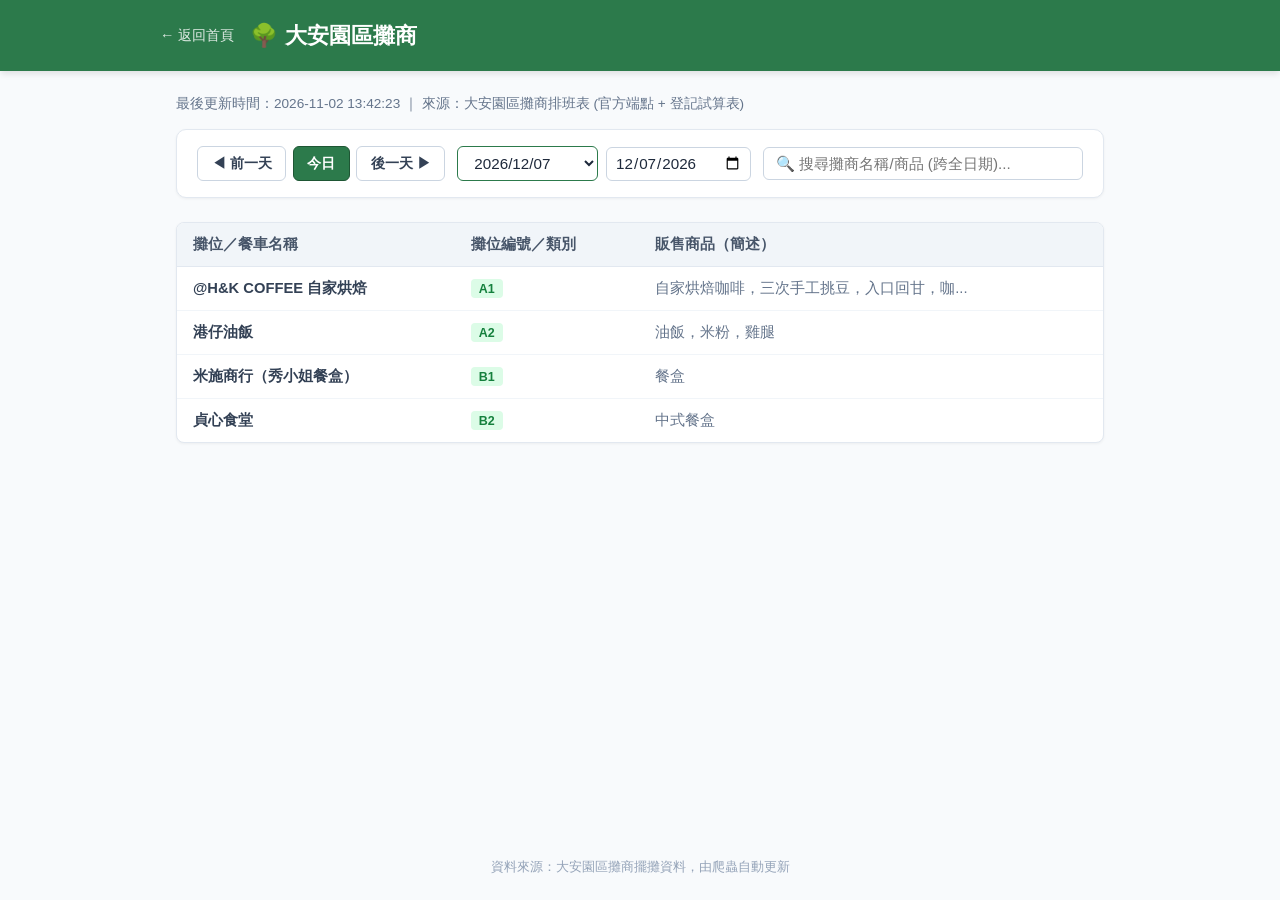
<file: public-stall-viewer/daan_coop/daan/index.html>
<!DOCTYPE html>
<html lang="zh-Hant">
<head>
  <meta charset="UTF-8">
  <meta name="viewport" content="width=device-width, initial-scale=1.0">
  <title>大安園區攤商</title>
  <!-- Google tag (gtag.js) -->
  <script async src="https://www.googletagmanager.com/gtag/js?id=G-4Y1K5TMT9J"></script>
  <script>
    window.dataLayer = window.dataLayer || [];
    function gtag() { dataLayer.push(arguments); }
    gtag('js', new Date());
    gtag('config', 'G-4Y1K5TMT9J');

    function trackEvent(eventName, params = {}) {
      if (typeof gtag === 'function') {
        gtag('event', eventName, params);
      }
    }
  </script>
  <style>
    *, *::before, *::after { box-sizing: border-box; margin: 0; padding: 0; }

    body {
      font-family: -apple-system, BlinkMacSystemFont, "Segoe UI", "Noto Sans TC",
                   "PingFang TC", "Microsoft JhengHei", sans-serif;
      background: #f8fafc;
      color: #1e293b;
      min-height: 100vh;
      display: flex;
      flex-direction: column;
    }

    header {
      background: #2c7a4b;
      color: #fff;
      padding: 1.25rem 1rem;
      box-shadow: 0 4px 6px -1px rgba(0, 0, 0, 0.1);
    }

    header .header-inner {
      max-width: 960px;
      margin: 0 auto;
      display: flex;
      align-items: center;
      gap: 1rem;
      flex-wrap: wrap;
    }

    header a.back {
      color: rgba(255,255,255,0.85);
      text-decoration: none;
      font-size: 0.9rem;
      white-space: nowrap;
      transition: color 0.15s;
    }

    header a.back:hover { color: #fff; text-decoration: underline; }

    header h1 {
      font-size: 1.4rem;
      font-weight: 700;
    }

    main {
      flex: 1;
      max-width: 960px;
      width: 100%;
      margin: 0 auto;
      padding: 1.5rem 1rem;
    }

    .meta-bar {
      font-size: 0.85rem;
      color: #64748b;
      margin-bottom: 1rem;
    }

    .controls-card {
      background: #fff;
      border: 1px solid #e2e8f0;
      border-radius: 10px;
      padding: 1rem 1.25rem;
      margin-bottom: 1.5rem;
      box-shadow: 0 1px 3px rgba(0,0,0,0.05);
      display: flex;
      flex-direction: column;
      gap: 1rem;
    }

    .controls-row {
      display: flex;
      align-items: center;
      gap: 0.75rem;
      flex-wrap: wrap;
    }

    .btn-group {
      display: flex;
      align-items: center;
      gap: 0.4rem;
    }

    .btn {
      font-family: inherit;
      font-size: 0.9rem;
      font-weight: 600;
      padding: 0.45rem 0.85rem;
      border: 1px solid #cbd5e1;
      border-radius: 6px;
      background: #fff;
      color: #334155;
      cursor: pointer;
      transition: all 0.15s ease;
      display: inline-flex;
      align-items: center;
      gap: 0.3rem;
      user-select: none;
    }

    .btn:hover:not(:disabled) {
      background: #f1f5f9;
      border-color: #94a3b8;
      color: #0f172a;
    }

    .btn:active:not(:disabled) {
      transform: translateY(1px);
    }

    .btn:disabled {
      opacity: 0.45;
      cursor: not-allowed;
      border-color: #e2e8f0;
    }

    .btn-primary {
      background: #2c7a4b;
      color: #fff;
      border-color: #1e5634;
    }

    .btn-primary:hover:not(:disabled) {
      background: #1e5634;
      color: #fff;
    }

    .date-select-wrap {
      display: flex;
      align-items: center;
      gap: 0.5rem;
      flex: 1;
      min-width: 220px;
    }

    select, input[type="text"], input[type="date"] {
      font-family: inherit;
      font-size: 0.95rem;
      padding: 0.45rem 0.75rem;
      border: 1px solid #cbd5e1;
      border-radius: 6px;
      background: #fff;
      color: #1e293b;
    }

    select {
      cursor: pointer;
      width: 100%;
      border-color: #2c7a4b;
    }

    select:focus, input:focus {
      outline: none;
      border-color: #2c7a4b;
      box-shadow: 0 0 0 3px rgba(44, 122, 75, 0.15);
    }

    input[type="date"] {
      cursor: pointer;
      padding: 0.4rem 0.5rem;
    }

    .search-input {
      flex: 1;
      min-width: 220px;
    }

    .search-hint {
      font-size: 0.88rem;
      color: #2c7a4b;
      font-weight: 600;
      margin-bottom: 0.75rem;
    }

    .section-heading {
      font-size: 1.1rem;
      font-weight: 700;
      color: #1e5634;
      margin: 1.5rem 0 0.75rem 0;
      display: flex;
      align-items: center;
      gap: 0.5rem;
    }

    .table-wrap {
      overflow-x: auto;
      background: #fff;
      border: 1px solid #e2e8f0;
      border-radius: 8px;
      box-shadow: 0 1px 3px rgba(0, 0, 0, 0.05);
      margin-bottom: 1.5rem;
    }

    table {
      width: 100%;
      border-collapse: collapse;
      font-size: 0.92rem;
      text-align: left;
    }

    th {
      background: #f1f5f9;
      color: #475569;
      font-weight: 600;
      padding: 0.75rem 1rem;
      border-bottom: 1px solid #e2e8f0;
      white-space: nowrap;
    }

    td {
      padding: 0.75rem 1rem;
      border-bottom: 1px solid #f1f5f9;
      color: #334155;
    }

    tr:last-child td { border-bottom: none; }
    tr:hover td { background: #f8fafc; }

    .badge {
      display: inline-block;
      padding: 0.15rem 0.5rem;
      font-size: 0.78rem;
      font-weight: 600;
      border-radius: 4px;
      background: #dcfce7;
      color: #15803d;
    }

    .empty-msg {
      padding: 2.5rem;
      text-align: center;
      color: #94a3b8;
      font-size: 0.95rem;
      background: #fff;
      border: 1px dashed #cbd5e1;
      border-radius: 8px;
    }

    footer {
      text-align: center;
      padding: 1.5rem;
      font-size: 0.82rem;
      color: #94a3b8;
    }
  </style>
</head>
<body>
  <header>
    <div class="header-inner">
      <a class="back" href="../">← 返回首頁</a>
      <h1>🌳 大安園區攤商</h1>
    </div>
  </header>

  <main>
    <div class="meta-bar" id="meta-bar">資料載入中...</div>

    <div class="controls-card" id="controls" style="display:none">
      <div class="controls-row">
        <!-- 快捷切換按鈕組 -->
        <div class="btn-group">
          <button type="button" class="btn" id="btn-prev" title="移至上一個擺攤日">◀ 前一天</button>
          <button type="button" class="btn btn-primary" id="btn-today" title="移至今天或最近擺攤日">今日</button>
          <button type="button" class="btn" id="btn-next" title="移至下一個擺攤日">後一天 ▶</button>
        </div>

        <!-- 日期下拉與 Popover -->
        <div class="date-select-wrap">
          <select id="date-select"></select>
          <input type="date" id="date-picker" title="使用日曆選取日期">
        </div>

        <!-- 跨日期關鍵字搜尋 -->
        <input type="text" class="search-input" id="search-input" placeholder="🔍 搜尋攤商名稱/商品 (跨全日期)...">
      </div>
    </div>

    <div id="content-wrap">
      <div class="empty-msg">載入資料中...</div>
    </div>
  </main>

  <footer>資料來源：大安園區攤商擺攤資料，由爬蟲自動更新</footer>

  <script>
    let allRecords = [];
    let dateSet = [];
    let bestDateStr = '';
    let searchTimer = null;

    function todayStr() {
      const d = new Date();
      const y = d.getFullYear();
      const m = String(d.getMonth() + 1).padStart(2, '0');
      const day = String(d.getDate()).padStart(2, '0');
      return `${y}/${m}/${day}`;
    }

    function normalizeDate(str) {
      if (!str) return '';
      const parts = str.split(/[-\/]/);
      if (parts.length < 3) return str;
      return `${parts[0]}-${String(+parts[1]).padStart(2, '0')}-${String(+parts[2]).padStart(2, '0')}`;
    }

    function findBestDate(dates) {
      const todayNorm = normalizeDate(todayStr());
      const sortedNorm = dates.map(d => ({ raw: d, norm: normalizeDate(d) }));

      const exact = sortedNorm.find(x => x.norm === todayNorm);
      if (exact) return exact.raw;

      const future = sortedNorm.filter(x => x.norm >= todayNorm);
      if (future.length > 0) return future[0].raw;

      return dates[dates.length - 1];
    }

    function escHtml(str) {
      return String(str || '')
        .replace(/&/g, '&amp;')
        .replace(/</g, '&lt;')
        .replace(/>/g, '&gt;')
        .replace(/"/g, '&quot;');
    }

    async function loadData() {
      try {
        const resp = await fetch(`data.json?_=${Date.now()}`);
        if (!resp.ok) throw new Error('HTTP ' + resp.status);
        const data = await resp.json();

        document.getElementById('meta-bar').textContent =
          `最後更新時間：${data.updated_at || '未知'} ｜ 來源：${data.source || '大安園區'}`;

        trackEvent('view_park', { park_name: '大安園區' });

        const rawRecords = data.records || [];
        const currentMonthStart = normalizeDate(todayStr()).slice(0, 7) + '-01';

        allRecords = rawRecords.filter(r => r.date && normalizeDate(r.date) >= currentMonthStart);

        dateSet = [...new Set(allRecords.map(r => r.date))]
          .sort((a, b) => normalizeDate(a).localeCompare(normalizeDate(b)));

        if (dateSet.length === 0) {
          showEmpty('目前無擺攤資料');
          return;
        }

        const dateSelect = document.getElementById('date-select');
        dateSelect.innerHTML = '';
        bestDateStr = findBestDate(dateSet);

        dateSet.forEach(d => {
          const opt = document.createElement('option');
          opt.value = d;
          const tag = (d === bestDateStr && normalizeDate(d) === normalizeDate(todayStr())) ? ' ⭐️ 今日' : '';
          opt.textContent = `${d}${tag}`;
          dateSelect.appendChild(opt);
        });

        dateSelect.value = bestDateStr;
        updateDatePicker(bestDateStr);

        document.getElementById('controls').style.display = 'flex';

        // 綁定控制事件
        dateSelect.addEventListener('change', (e) => {
          updateDatePicker(e.target.value);
          trackEvent('select_date', { date: e.target.value, park: 'daan' });
          renderCurrentDate();
        });

        document.getElementById('date-picker').addEventListener('change', (e) => {
          if (e.target.value) {
            const pickedDate = e.target.value.replace(/-/g, '/');
            const exactMatch = dateSet.find(d => normalizeDate(d) === normalizeDate(pickedDate));
            if (exactMatch) {
              dateSelect.value = exactMatch;
            } else {
              const pickedNorm = normalizeDate(pickedDate);
              const closest = dateSet.reduce((prev, curr) =>
                Math.abs(normalizeDate(curr).localeCompare(pickedNorm)) < Math.abs(normalizeDate(prev).localeCompare(pickedNorm)) ? curr : prev
              );
              dateSelect.value = closest;
              updateDatePicker(closest);
            }
            trackEvent('select_date', { date: dateSelect.value, park: 'daan', source: 'datepicker' });
            renderCurrentDate();
          }
        });

        document.getElementById('btn-prev').addEventListener('click', () => {
          const idx = dateSet.indexOf(dateSelect.value);
          if (idx > 0) {
            dateSelect.value = dateSet[idx - 1];
            updateDatePicker(dateSet[idx - 1]);
            trackEvent('click_quick_nav', { action: 'prev_day', park: 'daan' });
            renderCurrentDate();
          }
        });

        document.getElementById('btn-next').addEventListener('click', () => {
          const idx = dateSet.indexOf(dateSelect.value);
          if (idx < dateSet.length - 1) {
            dateSelect.value = dateSet[idx + 1];
            updateDatePicker(dateSet[idx + 1]);
            trackEvent('click_quick_nav', { action: 'next_day', park: 'daan' });
            renderCurrentDate();
          }
        });

        document.getElementById('btn-today').addEventListener('click', () => {
          dateSelect.value = bestDateStr;
          updateDatePicker(bestDateStr);
          trackEvent('click_quick_nav', { action: 'today', park: 'daan' });
          renderCurrentDate();
        });

        document.getElementById('search-input').addEventListener('input', (e) => {
          renderCurrentDate();
          const kw = e.target.value.trim();
          if (kw) {
            clearTimeout(searchTimer);
            searchTimer = setTimeout(() => {
              trackEvent('search_vendor', { search_term: kw, park: 'daan' });
            }, 500);
          }
        });

        // 處理 URL 參數（例如 ?date=2026/09/01 或 ?q=健康餐盒）
        const urlParams = new URLSearchParams(window.location.search);
        const dateParam = urlParams.get('date');
        const qParam = urlParams.get('q');

        if (dateParam) {
          const normP = normalizeDate(dateParam.replace(/-/g, '/'));
          const exactMatch = dateSet.find(d => normalizeDate(d) === normP);
          if (exactMatch) {
            dateSelect.value = exactMatch;
            updateDatePicker(exactMatch);
          }
        }

        if (qParam) {
          document.getElementById('search-input').value = qParam;
        }

        renderCurrentDate();
      } catch (err) {
        console.error(err);
        document.getElementById('meta-bar').textContent = '無法讀取資料';
        showEmpty('載入資料失敗，請確認 data.json 是否存在');
      }
    }

    function updateDatePicker(dateStr) {
      const picker = document.getElementById('date-picker');
      if (dateStr) {
        picker.value = normalizeDate(dateStr);
      }
    }

    function updateNavButtons(currentDate) {
      const idx = dateSet.indexOf(currentDate);
      const btnPrev = document.getElementById('btn-prev');
      const btnNext = document.getElementById('btn-next');

      btnPrev.disabled = (idx <= 0);
      btnNext.disabled = (idx >= dateSet.length - 1 || idx === -1);
    }

    function renderCurrentDate() {
      const dateSelect = document.getElementById('date-select');
      const searchKw = document.getElementById('search-input').value.trim().toLowerCase();
      const selectedDate = dateSelect.value;
      const contentWrap = document.getElementById('content-wrap');

      updateNavButtons(selectedDate);

      // 若有搜尋關鍵字：執行跨全日期搜尋
      if (searchKw) {
        const matches = allRecords.filter(r =>
          (r.name && r.name.toLowerCase().includes(searchKw)) ||
          (r.stall_id && r.stall_id.toLowerCase().includes(searchKw)) ||
          (r.items && r.items.toLowerCase().includes(searchKw))
        );

        if (matches.length === 0) {
          contentWrap.innerHTML = `<div class="empty-msg">全區皆無符合「${escHtml(searchKw)}」的擺攤紀錄</div>`;
          return;
        }

        const dateGroup = {};
        matches.forEach(r => {
          if (!dateGroup[r.date]) dateGroup[r.date] = [];
          dateGroup[r.date].push(r);
        });

        const sortedMatchDates = Object.keys(dateGroup).sort((a, b) => normalizeDate(a).localeCompare(normalizeDate(b)));

        let html = `<div class="search-hint">🔍 全大安園區搜尋「${escHtml(searchKw)}」共找到 ${matches.length} 筆擺攤紀錄：</div>`;

        sortedMatchDates.forEach(d => {
          const recs = dateGroup[d];
          html += `<div class="section-heading">📅 ${escHtml(d)}</div>`;
          html += `
            <div class="table-wrap">
              <table>
                <thead>
                  <tr>
                    <th>攤位／餐車名稱</th>
                    <th>攤位編號／類別</th>
                    <th>販售商品（簡述）</th>
                  </tr>
                </thead>
                <tbody>
          `;
          recs.forEach(r => {
            html += `
              <tr>
                <td style="font-weight: 600;">${escHtml(r.name || '-')}</td>
                <td><span class="badge">${escHtml(r.stall_id || '-')}</span></td>
                <td style="color: #64748b;">${escHtml(r.items || '-')}</td>
              </tr>
            `;
          });
          html += `
                </tbody>
              </table>
            </div>
          `;
        });

        contentWrap.innerHTML = html;
        return;
      }

      // 無搜尋關鍵字：渲染選定單日
      let records = allRecords.filter(r => r.date === selectedDate);

      if (records.length === 0) {
        contentWrap.innerHTML = '<div class="empty-msg">該日期無攤商擺攤</div>';
        return;
      }

      let html = `
        <div class="table-wrap">
          <table>
            <thead>
              <tr>
                <th>攤位／餐車名稱</th>
                <th>攤位編號／類別</th>
                <th>販售商品（簡述）</th>
              </tr>
            </thead>
            <tbody>
      `;

      records.forEach(r => {
        html += `
          <tr>
            <td style="font-weight: 600;">${escHtml(r.name || '-')}</td>
            <td><span class="badge">${escHtml(r.stall_id || '-')}</span></td>
            <td style="color: #64748b;">${escHtml(r.items || '-')}</td>
          </tr>
        `;
      });

      html += `
            </tbody>
          </table>
        </div>
      `;

      contentWrap.innerHTML = html;
    }

    function showEmpty(msg) {
      document.getElementById('content-wrap').innerHTML = `<div class="empty-msg">${msg}</div>`;
    }

    loadData();
  </script>
</body>
</html>
</file>
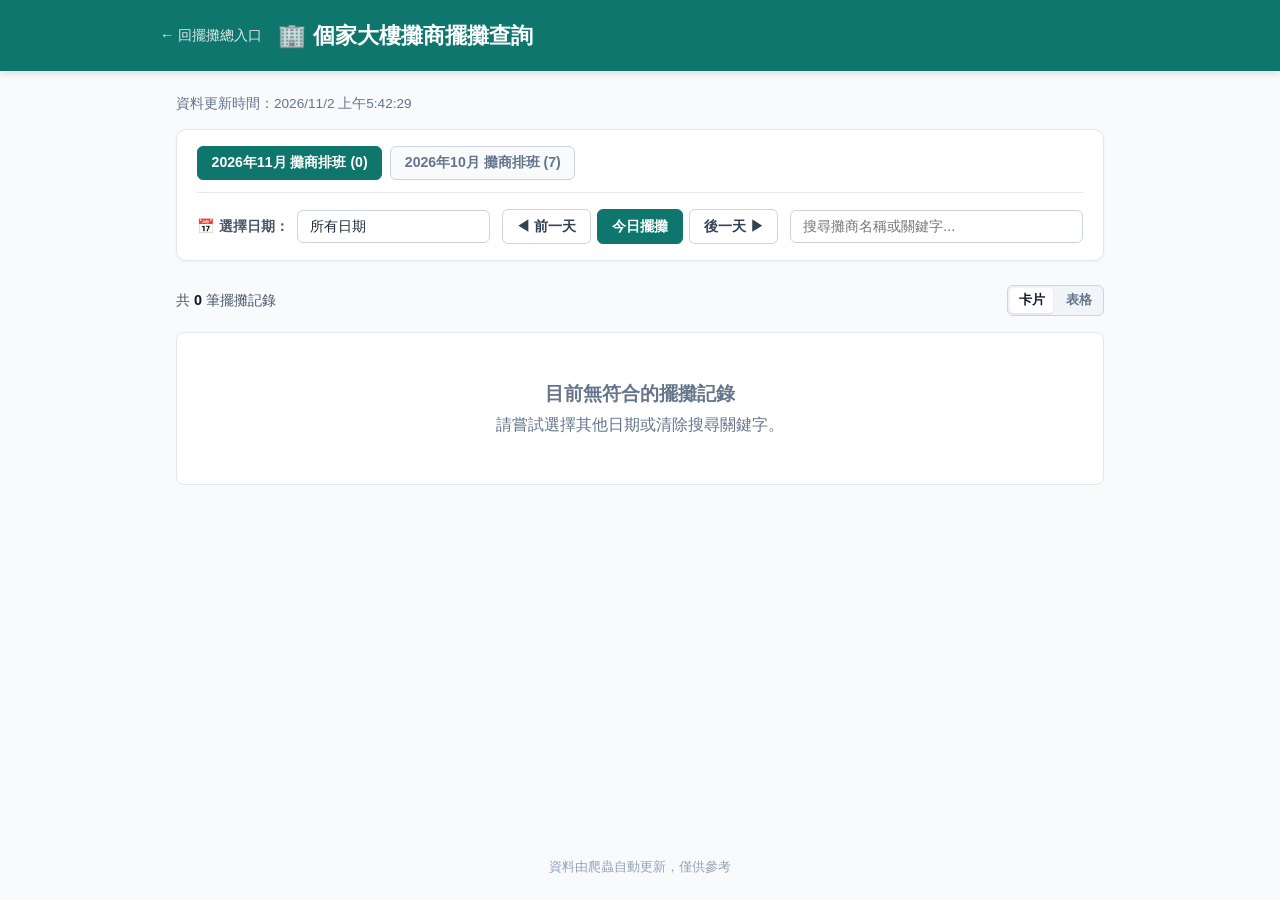
<file: public-stall-viewer/daan_coop/gejia/index.html>
<!DOCTYPE html>
<html lang="zh-Hant">
<head>
  <meta charset="UTF-8">
  <meta name="viewport" content="width=device-width, initial-scale=1.0">
  <title>個家大樓攤商擺攤查詢</title>
  <!-- Google tag (gtag.js) -->
  <script async src="https://www.googletagmanager.com/gtag/js?id=G-4Y1K5TMT9J"></script>
  <script>
    window.dataLayer = window.dataLayer || [];
    function gtag() { dataLayer.push(arguments); }
    gtag('js', new Date());
    gtag('config', 'G-4Y1K5TMT9J');

    function trackEvent(eventName, params = {}) {
      if (typeof gtag === 'function') {
        gtag('event', eventName, params);
      }
    }
  </script>
  <style>
    *, *::before, *::after { box-sizing: border-box; margin: 0; padding: 0; }

    body {
      font-family: -apple-system, BlinkMacSystemFont, "Segoe UI", "Noto Sans TC",
                   "PingFang TC", "Microsoft JhengHei", sans-serif;
      background: #f8fafc;
      color: #1e293b;
      min-height: 100vh;
      display: flex;
      flex-direction: column;
    }

    header {
      background: #0f766e;
      color: #fff;
      padding: 1.25rem 1rem;
      box-shadow: 0 4px 6px -1px rgba(0, 0, 0, 0.1);
    }

    header .header-inner {
      max-width: 960px;
      margin: 0 auto;
      display: flex;
      align-items: center;
      gap: 1rem;
      flex-wrap: wrap;
    }

    header a.back {
      color: rgba(255,255,255,0.85);
      text-decoration: none;
      font-size: 0.9rem;
      white-space: nowrap;
      transition: color 0.15s;
    }

    header a.back:hover { color: #fff; text-decoration: underline; }

    header h1 {
      font-size: 1.4rem;
      font-weight: 700;
    }

    main {
      flex: 1;
      max-width: 960px;
      width: 100%;
      margin: 0 auto;
      padding: 1.5rem 1rem;
    }

    .meta-bar {
      font-size: 0.85rem;
      color: #64748b;
      margin-bottom: 1rem;
    }

    .controls-card {
      background: #fff;
      border: 1px solid #e2e8f0;
      border-radius: 10px;
      padding: 1rem 1.25rem;
      margin-bottom: 1.5rem;
      box-shadow: 0 1px 3px rgba(0,0,0,0.05);
      display: flex;
      flex-direction: column;
      gap: 1rem;
    }

    .controls-row {
      display: flex;
      align-items: center;
      gap: 0.75rem;
      flex-wrap: wrap;
    }

    .btn-group {
      display: flex;
      align-items: center;
      gap: 0.4rem;
    }

    .btn {
      font-family: inherit;
      font-size: 0.9rem;
      font-weight: 600;
      padding: 0.45rem 0.85rem;
      border: 1px solid #cbd5e1;
      border-radius: 6px;
      background: #fff;
      color: #334155;
      cursor: pointer;
      transition: all 0.15s ease;
      display: inline-flex;
      align-items: center;
      gap: 0.3rem;
      user-select: none;
    }

    .btn:hover:not(:disabled) {
      background: #f1f5f9;
      border-color: #94a3b8;
      color: #0f172a;
    }

    .btn:active:not(:disabled) {
      transform: translateY(1px);
    }

    .btn:disabled {
      opacity: 0.45;
      cursor: not-allowed;
      border-color: #e2e8f0;
    }

    .btn-primary {
      background: #0f766e;
      color: #fff;
      border-color: #0f766e;
    }

    .btn-primary:hover:not(:disabled) {
      background: #115e59;
      color: #fff;
    }

    .date-select-wrap {
      display: flex;
      align-items: center;
      gap: 0.5rem;
      flex: 1;
      min-width: 200px;
    }

    .date-select-wrap label {
      font-size: 0.88rem;
      font-weight: 600;
      color: #475569;
      white-space: nowrap;
    }

    select, input[type="text"] {
      font-family: inherit;
      font-size: 0.9rem;
      padding: 0.45rem 0.75rem;
      border: 1px solid #cbd5e1;
      border-radius: 6px;
      background: #fff;
      color: #1e293b;
    }

    select:focus, input[type="text"]:focus {
      outline: none;
      border-color: #0f766e;
      box-shadow: 0 0 0 3px rgba(15, 118, 110, 0.15);
    }

    select {
      flex: 1;
      cursor: pointer;

      background-image: url("data:image/svg+xml,%3Csvg xmlns='http://www.w3.org/2000/svg' width='12' height='12' viewBox='0 0 24 24' fill='none' stroke='%20475569' stroke-width='2'%3E%3Cpolyline points='6 9 12 15 18 9'%3E%3C/polyline%3E%3C/svg%3E");
      background-repeat: no-repeat;
      background-position: right 0.6rem center;
      padding-right: 2rem;
      appearance: none;
    }

    .sheet-tabs {
      display: flex;
      gap: 0.5rem;
      flex-wrap: wrap;
      border-bottom: 1px solid #e2e8f0;
      padding-bottom: 0.75rem;
    }

    .tab-btn {
      font-family: inherit;
      font-size: 0.88rem;
      font-weight: 600;
      padding: 0.4rem 0.85rem;
      border: 1px solid #cbd5e1;
      border-radius: 6px;
      background: #f8fafc;
      color: #64748b;
      cursor: pointer;
      transition: all 0.15s;
    }

    .tab-btn.active {
      background: #0f766e;
      color: #fff;
      border-color: #0f766e;
    }

    .search-wrap {
      display: flex;
      align-items: center;
      gap: 0.5rem;
      flex: 1;
      min-width: 220px;
    }

    .search-wrap input { flex: 1; }

    .result-info {
      display: flex;
      justify-content: space-between;
      align-items: center;
      margin-bottom: 1rem;
      font-size: 0.9rem;
      color: #475569;
      flex-wrap: wrap;
      gap: 0.5rem;
    }

    .result-info strong { color: #0f172a; }

    .view-toggle {
      display: flex;
      gap: 0.25rem;
      border: 1px solid #cbd5e1;
      border-radius: 6px;
      padding: 2px;
      background: #f1f5f9;
    }

    .view-btn {
      font-size: 0.8rem;
      padding: 0.25rem 0.55rem;
      border: none;
      border-radius: 4px;
      background: transparent;
      color: #64748b;
      cursor: pointer;
      font-weight: 600;
    }

    .view-btn.active {
      background: #fff;
      color: #0f172a;
      box-shadow: 0 1px 2px rgba(0,0,0,0.1);
    }

    .cards-grid {
      display: grid;
      grid-template-columns: repeat(auto-fill, minmax(260px, 1fr));
      gap: 1rem;
    }

    .vendor-card {
      background: #fff;
      border: 1px solid #e2e8f0;
      border-radius: 8px;
      padding: 1.1rem;
      box-shadow: 0 1px 3px rgba(0,0,0,0.04);
      display: flex;
      flex-direction: column;
      gap: 0.4rem;
      transition: transform 0.15s, box-shadow 0.15s;
    }

    .vendor-card:hover {
      transform: translateY(-2px);
      box-shadow: 0 4px 12px rgba(0,0,0,0.08);
    }

    .vendor-card .date-badge {
      display: inline-block;
      font-size: 0.78rem;
      font-weight: 700;
      color: #0f766e;
      background: #ccfbf1;
      padding: 0.15rem 0.5rem;
      border-radius: 4px;
      align-self: flex-start;
    }

    .vendor-card .stall-name {
      font-size: 0.85rem;
      color: #64748b;
      font-weight: 600;
    }

    .vendor-card .vendor-title {
      font-size: 1.05rem;
      font-weight: 700;
      color: #0f172a;
    }

    .vendor-card .vendor-notes {
      font-size: 0.82rem;
      color: #0369a1;
      background: #e0f2fe;
      padding: 0.25rem 0.5rem;
      border-radius: 4px;
      margin-top: 0.2rem;
    }

    table.data-table {
      width: 100%;
      border-collapse: collapse;
      background: #fff;
      border-radius: 8px;
      overflow: hidden;
      box-shadow: 0 1px 3px rgba(0,0,0,0.05);
      border: 1px solid #e2e8f0;
      font-size: 0.9rem;
    }

    table.data-table th, table.data-table td {
      padding: 0.75rem 1rem;
      text-align: left;
      border-bottom: 1px solid #e2e8f0;
    }

    table.data-table th {
      background: #f1f5f9;
      font-weight: 700;
      color: #334155;
    }

    table.data-table tr:last-child td { border-bottom: none; }
    table.data-table tr:hover td { background: #f8fafc; }

    .empty-state {
      text-align: center;
      padding: 3rem 1rem;
      background: #fff;
      border: 1px solid #e2e8f0;
      border-radius: 8px;
      color: #64748b;
    }

    footer {
      text-align: center;
      padding: 1.5rem;
      font-size: 0.82rem;
      color: #94a3b8;
    }
  </style>
</head>
<body>
  <header>
    <div class="header-inner">
      <a href="../" class="back">← 回擺攤總入口</a>
      <h1>🏢 個家大樓攤商擺攤查詢</h1>
    </div>
  </header>

  <main>
    <div id="metaBar" class="meta-bar">正在載入資料...</div>

    <div class="controls-card">
      <div id="sheetTabs" class="sheet-tabs"></div>

      <div class="controls-row">
        <div class="date-select-wrap">
          <label for="dateSelect">📅 選擇日期：</label>
          <select id="dateSelect">
            <option value="all">所有日期</option>
          </select>
        </div>

        <div class="btn-group">
          <button id="btnPrevDate" class="btn" title="前一天">◀ 前一天</button>
          <button id="btnToday" class="btn btn-primary" title="今日擺攤">今日擺攤</button>
          <button id="btnNextDate" class="btn" title="後一天">後一天 ▶</button>
        </div>

        <div class="search-wrap">
          <input type="text" id="searchInput" placeholder="搜尋攤商名稱或關鍵字...">
        </div>
      </div>
    </div>

    <div class="result-info">
      <div id="countSummary">載入中...</div>
      <div class="view-toggle">
        <button id="btnCardView" class="view-btn active">卡片</button>
        <button id="btnTableView" class="view-btn">表格</button>
      </div>
    </div>

    <div id="contentBox"></div>
  </main>

  <footer>資料由爬蟲自動更新，僅供參考</footer>

  <script>
    let rawData = null;
    let currentSheetIdx = 0;
    let activeView = 'card'; // 'card' or 'table'
    let searchTimer = null;

    function esc(str) {
      return String(str || '')
        .replace(/&/g, '&amp;')
        .replace(/</g, '&lt;')
        .replace(/>/g, '&gt;')
        .replace(/"/g, '&quot;');
    }

    async function init() {
      try {
        const resp = await fetch('data.json');
        if (!resp.ok) throw new Error('data.json load failed');
        rawData = await resp.json();

        const updatedStr = rawData.updated_at
          ? new Date(rawData.updated_at).toLocaleString('zh-TW')
          : '未知';
        document.getElementById('metaBar').textContent = `資料更新時間：${updatedStr}`;

        renderSheetTabs();
        setupEventListeners();
        switchSheet(0);

        const urlParams = new URLSearchParams(window.location.search);
        const dateParam = urlParams.get('date');
        const qParam = urlParams.get('q');

        if (dateParam) {
          const select = document.getElementById('dateSelect');
          const options = Array.from(select.options).map(o => o.value);
          const normP = normalizeDate(dateParam);
          const match = options.find(o => normalizeDate(o) === normP);
          if (match) {
            select.value = match;
          }
        }

        if (qParam) {
          document.getElementById('searchInput').value = qParam;
        }

        filterAndRender();
      } catch (err) {
        document.getElementById('metaBar').textContent = '⚠️ 無法載入資料';
        document.getElementById('contentBox').innerHTML = `
          <div class="empty-state">
            <h3>資料載入失敗</h3>
            <p style="margin-top:0.5rem;">請確認 data.json 檔案是否存在。</p>
          </div>
        `;
      }
    }

    function renderSheetTabs() {
      const container = document.getElementById('sheetTabs');
      if (!rawData || !rawData.sheets || rawData.sheets.length === 0) {
        container.style.display = 'none';
        return;
      }

      container.innerHTML = rawData.sheets.map((s, idx) => `
        <button class="tab-btn ${idx === 0 ? 'active' : ''}" onclick="switchSheet(${idx})">
          ${esc(s.label || s.name)} (${(s.records || []).length})
        </button>
      `).join('');
    }

    function switchSheet(idx) {
      currentSheetIdx = idx;
      const tabs = document.querySelectorAll('.tab-btn');
      tabs.forEach((tab, i) => {
        tab.classList.toggle('active', i === idx);
      });

      populateDateOptions();
      filterAndRender();
    }

    function normalizeDate(str) {
      if (!str) return '';
      const parts = str.split(/[-\/]/);
      if (parts.length < 3) return str;
      return `${parts[0]}-${String(+parts[1]).padStart(2, '0')}-${String(+parts[2]).padStart(2, '0')}`;
    }

    function getActiveRecords() {
      if (!rawData || !rawData.sheets || !rawData.sheets[currentSheetIdx]) return [];
      return rawData.sheets[currentSheetIdx].records || [];
    }

    function populateDateOptions() {
      const records = getActiveRecords();
      const select = document.getElementById('dateSelect');
      const dates = Array.from(new Set(records.map(r => r.date)))
        .sort((a, b) => normalizeDate(a).localeCompare(normalizeDate(b)));

      select.innerHTML = '<option value="all">所有日期</option>' +
        dates.map(d => `<option value="${d}">${d}</option>`).join('');
    }

    function setupEventListeners() {
      document.getElementById('dateSelect').addEventListener('change', (e) => {
        trackEvent('filter_date', { date: e.target.value, park: 'gejia' });
        filterAndRender();
      });

      document.getElementById('searchInput').addEventListener('input', (e) => {
        clearTimeout(searchTimer);
        const kw = e.target.value.trim();
        if (kw) {
          searchTimer = setTimeout(() => {
            trackEvent('search_vendor', { search_term: kw, park: 'gejia' });
          }, 500);
        }
        filterAndRender();
      });

      document.getElementById('btnToday').addEventListener('click', () => {
        const today = new Date();
        const year = today.getFullYear();
        const month = today.getMonth() + 1;
        const day = today.getDate();
        const todayStr = `${year}/${month}/${day}`;

        const select = document.getElementById('dateSelect');
        const options = Array.from(select.options).map(o => o.value);
        if (options.includes(todayStr)) {
          select.value = todayStr;
        } else {
          alert(`今日 (${todayStr}) 本區無擺攤資料記錄。`);
          select.value = 'all';
        }
        trackEvent('click_today', { park: 'gejia' });
        filterAndRender();
      });

      document.getElementById('btnPrevDate').addEventListener('click', () => stepDate(-1));
      document.getElementById('btnNextDate').addEventListener('click', () => stepDate(1));

      document.getElementById('btnCardView').addEventListener('click', () => {
        activeView = 'card';
        document.getElementById('btnCardView').classList.add('active');
        document.getElementById('btnTableView').classList.remove('active');
        filterAndRender();
      });

      document.getElementById('btnTableView').addEventListener('click', () => {
        activeView = 'table';
        document.getElementById('btnTableView').classList.add('active');
        document.getElementById('btnCardView').classList.remove('active');
        filterAndRender();
      });
    }

    function stepDate(direction) {
      const select = document.getElementById('dateSelect');
      const options = Array.from(select.options).map(o => o.value).filter(v => v !== 'all');
      if (options.length === 0) return;

      const current = select.value;
      let targetIdx = 0;

      if (current === 'all') {
        targetIdx = direction > 0 ? 0 : options.length - 1;
      } else {
        const curIdx = options.indexOf(current);
        if (curIdx !== -1) {
          targetIdx = curIdx + direction;
          if (targetIdx < 0) targetIdx = 0;
          if (targetIdx >= options.length) targetIdx = options.length - 1;
        }
      }

      select.value = options[targetIdx];
      filterAndRender();
    }

    function filterAndRender() {
      const selectedDate = document.getElementById('dateSelect').value;
      const kw = document.getElementById('searchInput').value.trim().toLowerCase();

      let records = getActiveRecords();

      if (selectedDate !== 'all') {
        records = records.filter(r => r.date === selectedDate);
      }

      if (kw) {
        records = records.filter(r =>
          (r.vendor && r.vendor.toLowerCase().includes(kw)) ||
          (r.stall && r.stall.toLowerCase().includes(kw)) ||
          (r.notes && r.notes.toLowerCase().includes(kw))
        );
      }

      document.getElementById('countSummary').innerHTML =
        `共 <strong>${records.length}</strong> 筆擺攤記錄`;

      const box = document.getElementById('contentBox');
      if (records.length === 0) {
        box.innerHTML = `
          <div class="empty-state">
            <h3>目前無符合的擺攤記錄</h3>
            <p style="margin-top:0.5rem;">請嘗試選擇其他日期或清除搜尋關鍵字。</p>
          </div>
        `;
        return;
      }

      if (activeView === 'card') {
        box.innerHTML = `
          <div class="cards-grid">
            ${records.map(r => `
              <div class="vendor-card">
                <span class="date-badge">📅 ${esc(r.date)}</span>
                <div class="stall-name">📍 ${esc(r.stall)}</div>
                <div class="vendor-title">${esc(r.vendor)}</div>
                ${r.notes ? `<div class="vendor-notes">💡 ${esc(r.notes)}</div>` : ''}
              </div>
            `).join('')}
          </div>
        `;
      } else {
        box.innerHTML = `
          <table class="data-table">
            <thead>
              <tr>
                <th>日期</th>
                <th>攤位位置</th>
                <th>攤商名稱</th>
                <th>備註</th>
              </tr>
            </thead>
            <tbody>
              ${records.map(r => `
                <tr>
                  <td>${esc(r.date)}</td>
                  <td>${esc(r.stall)}</td>
                  <td><strong>${esc(r.vendor)}</strong></td>
                  <td>${esc(r.notes || '-')}</td>
                </tr>
              `).join('')}
            </tbody>
          </table>
        `;
      }
    }

    init();
  </script>
</body>
</html>
</file>
